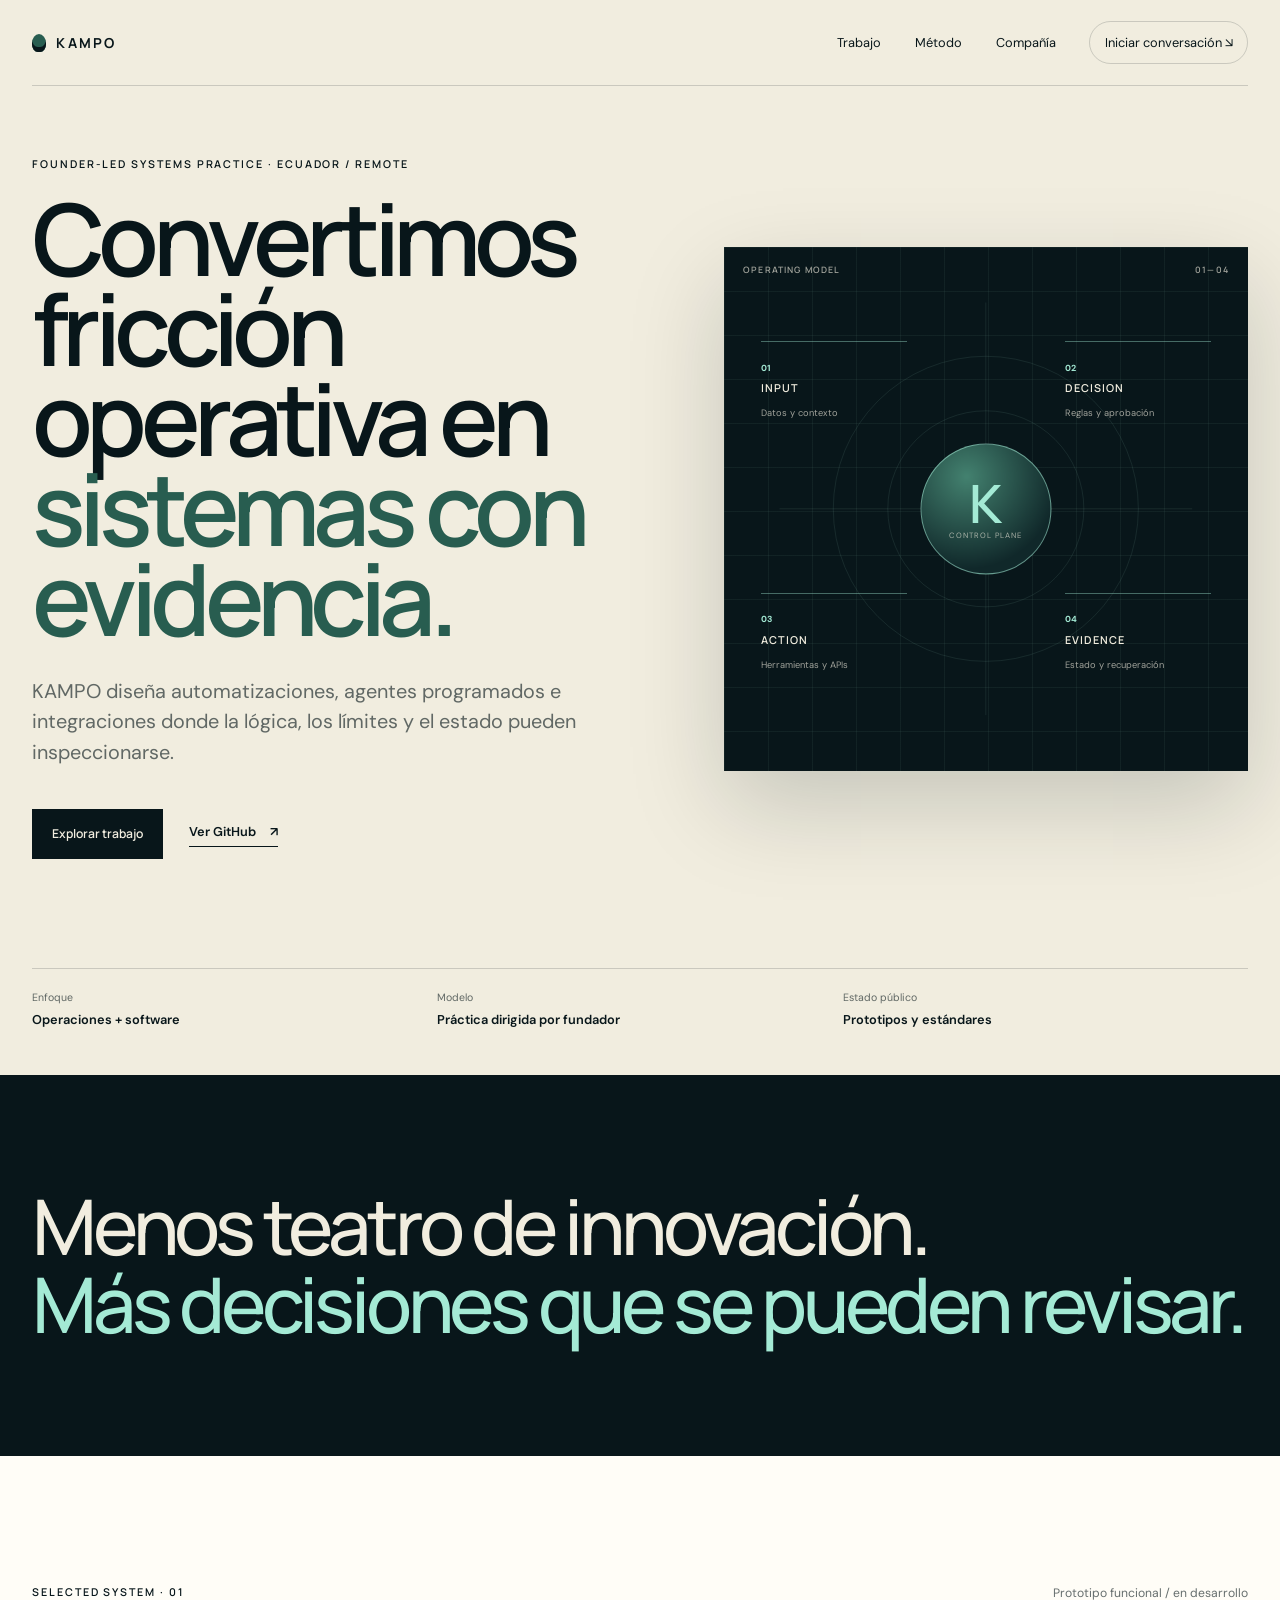
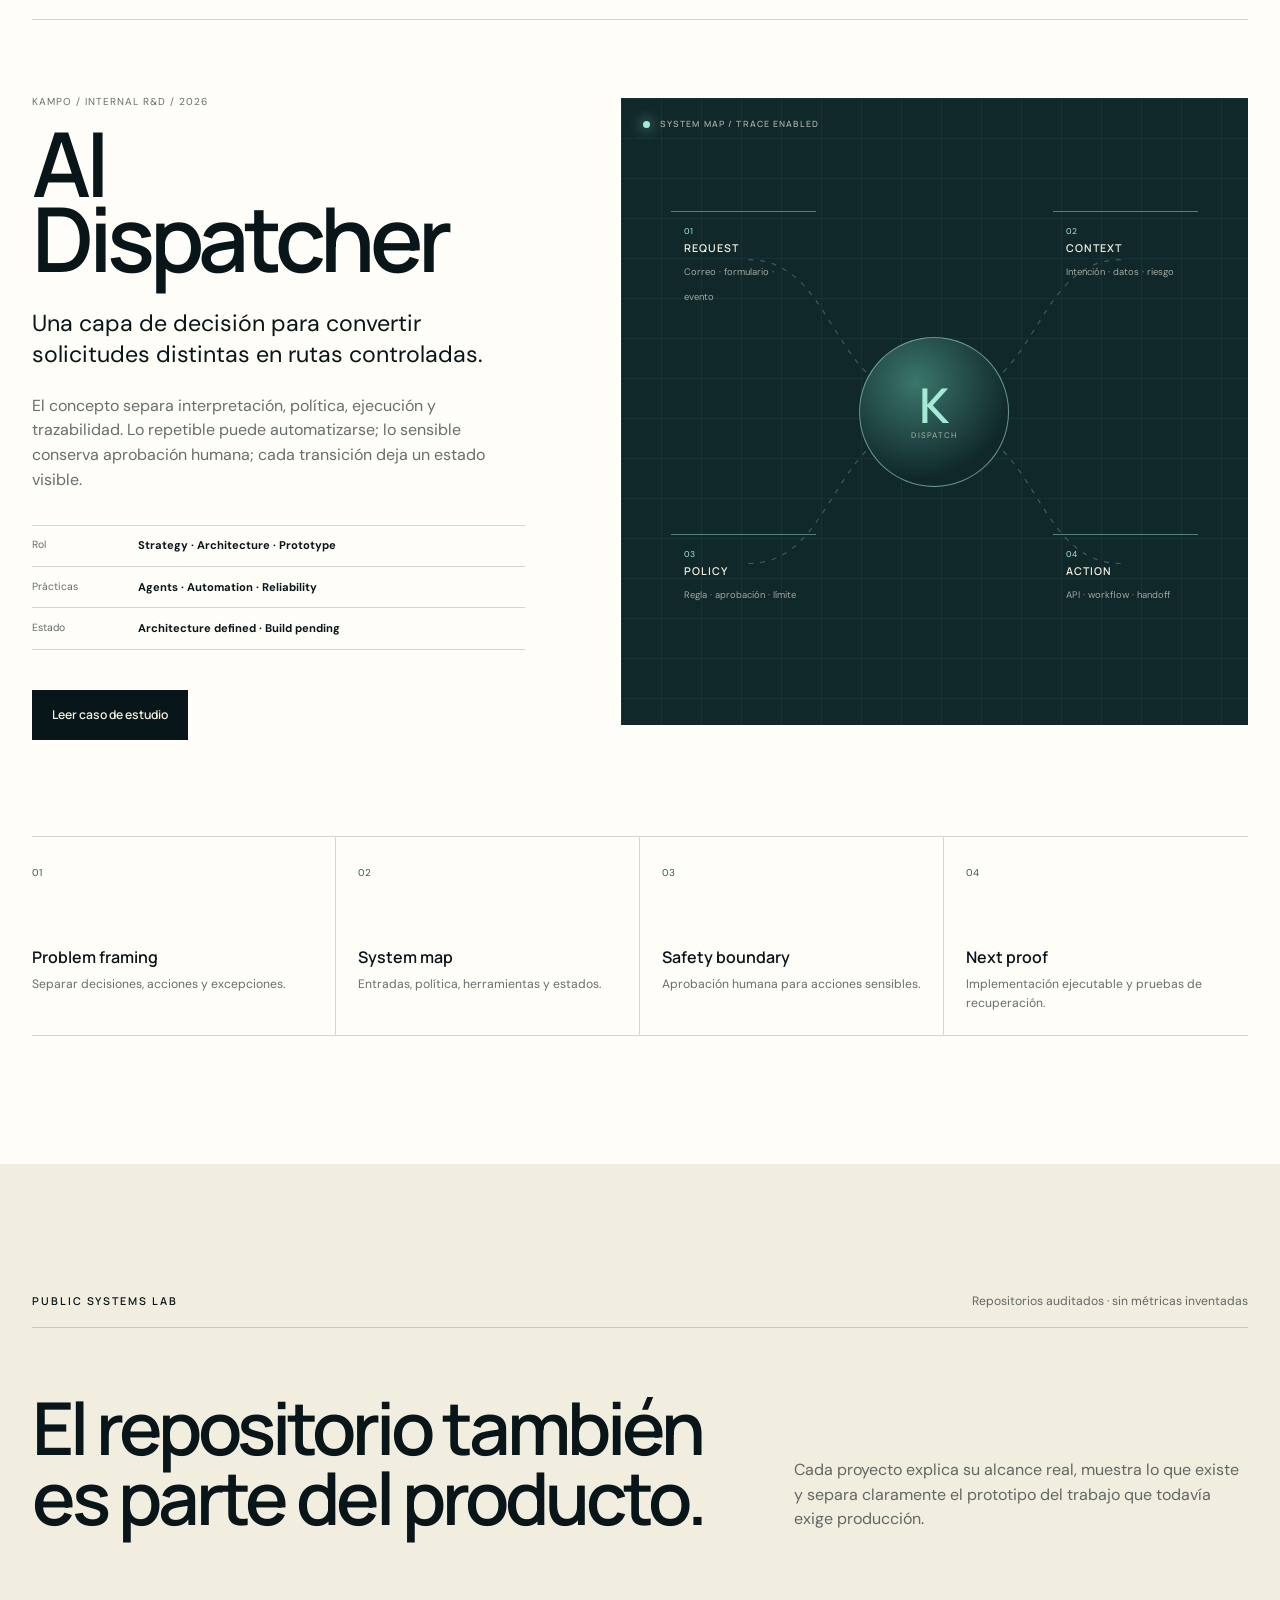
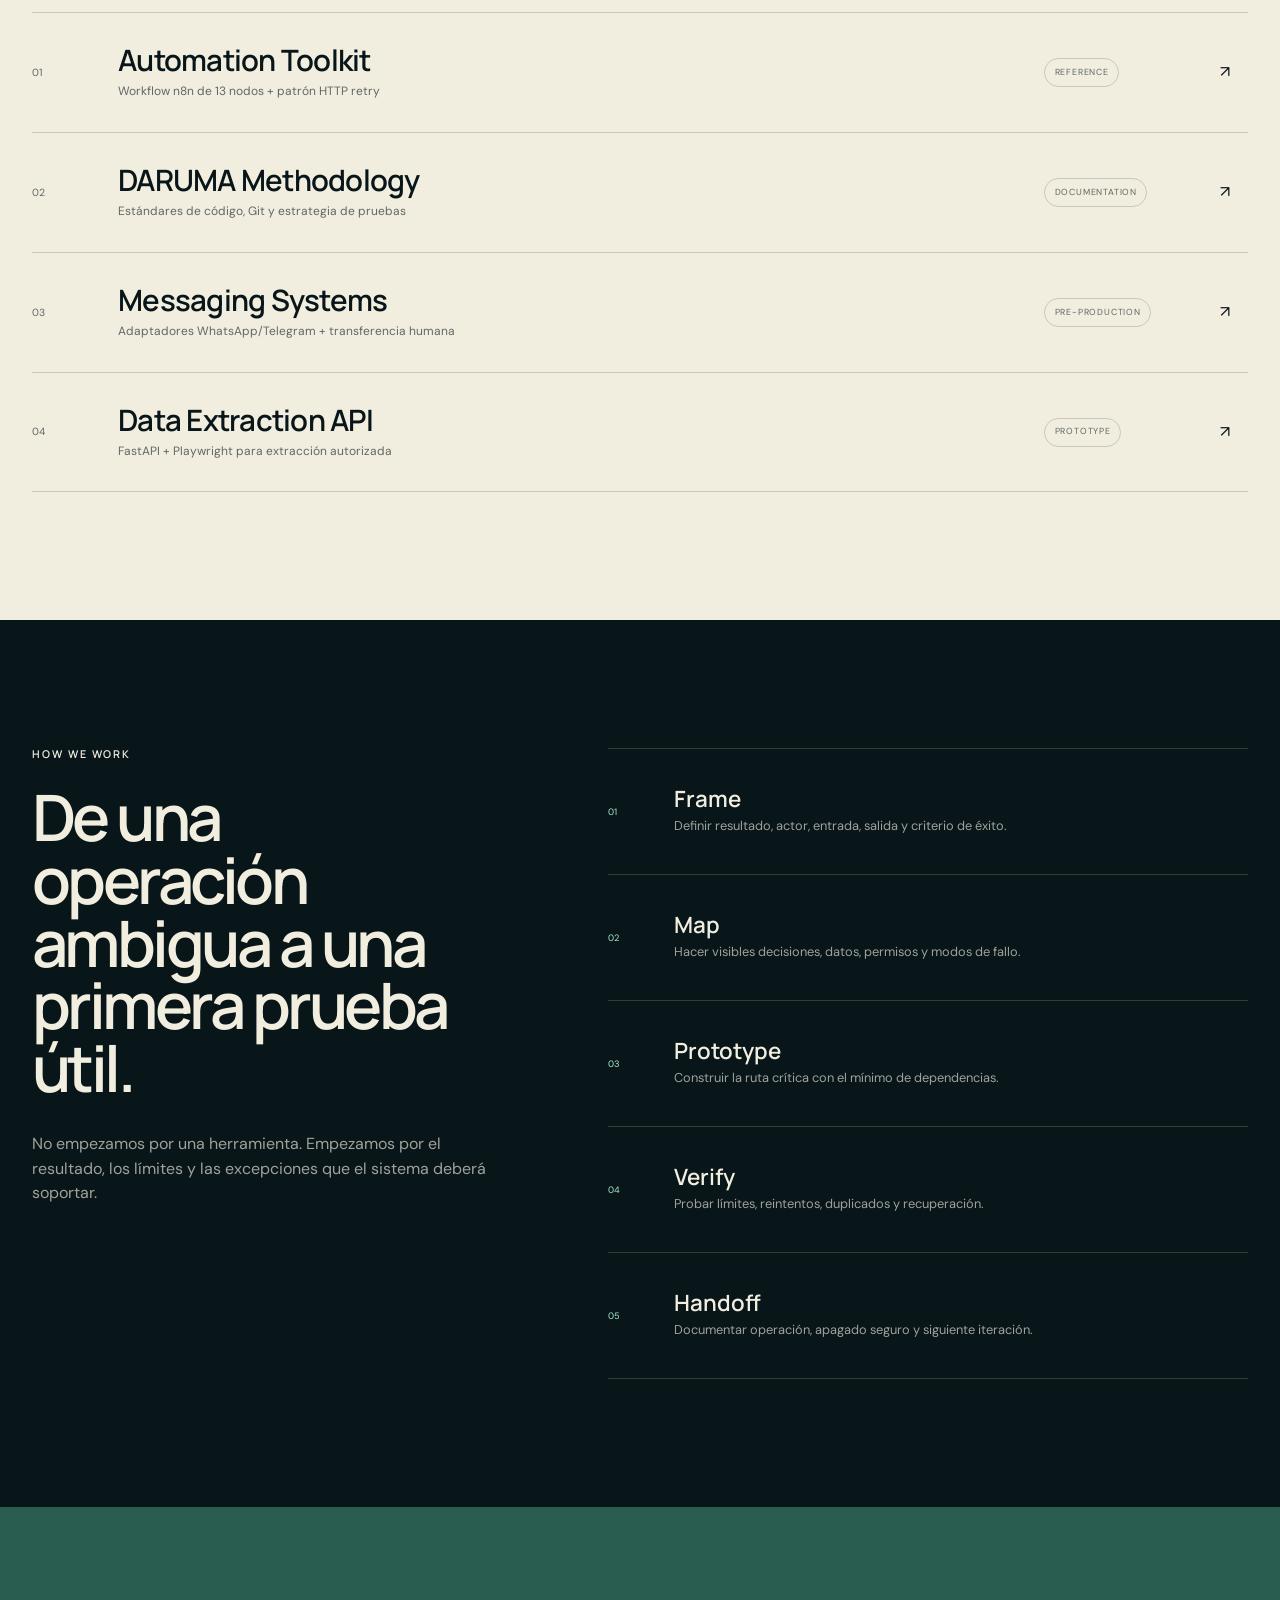
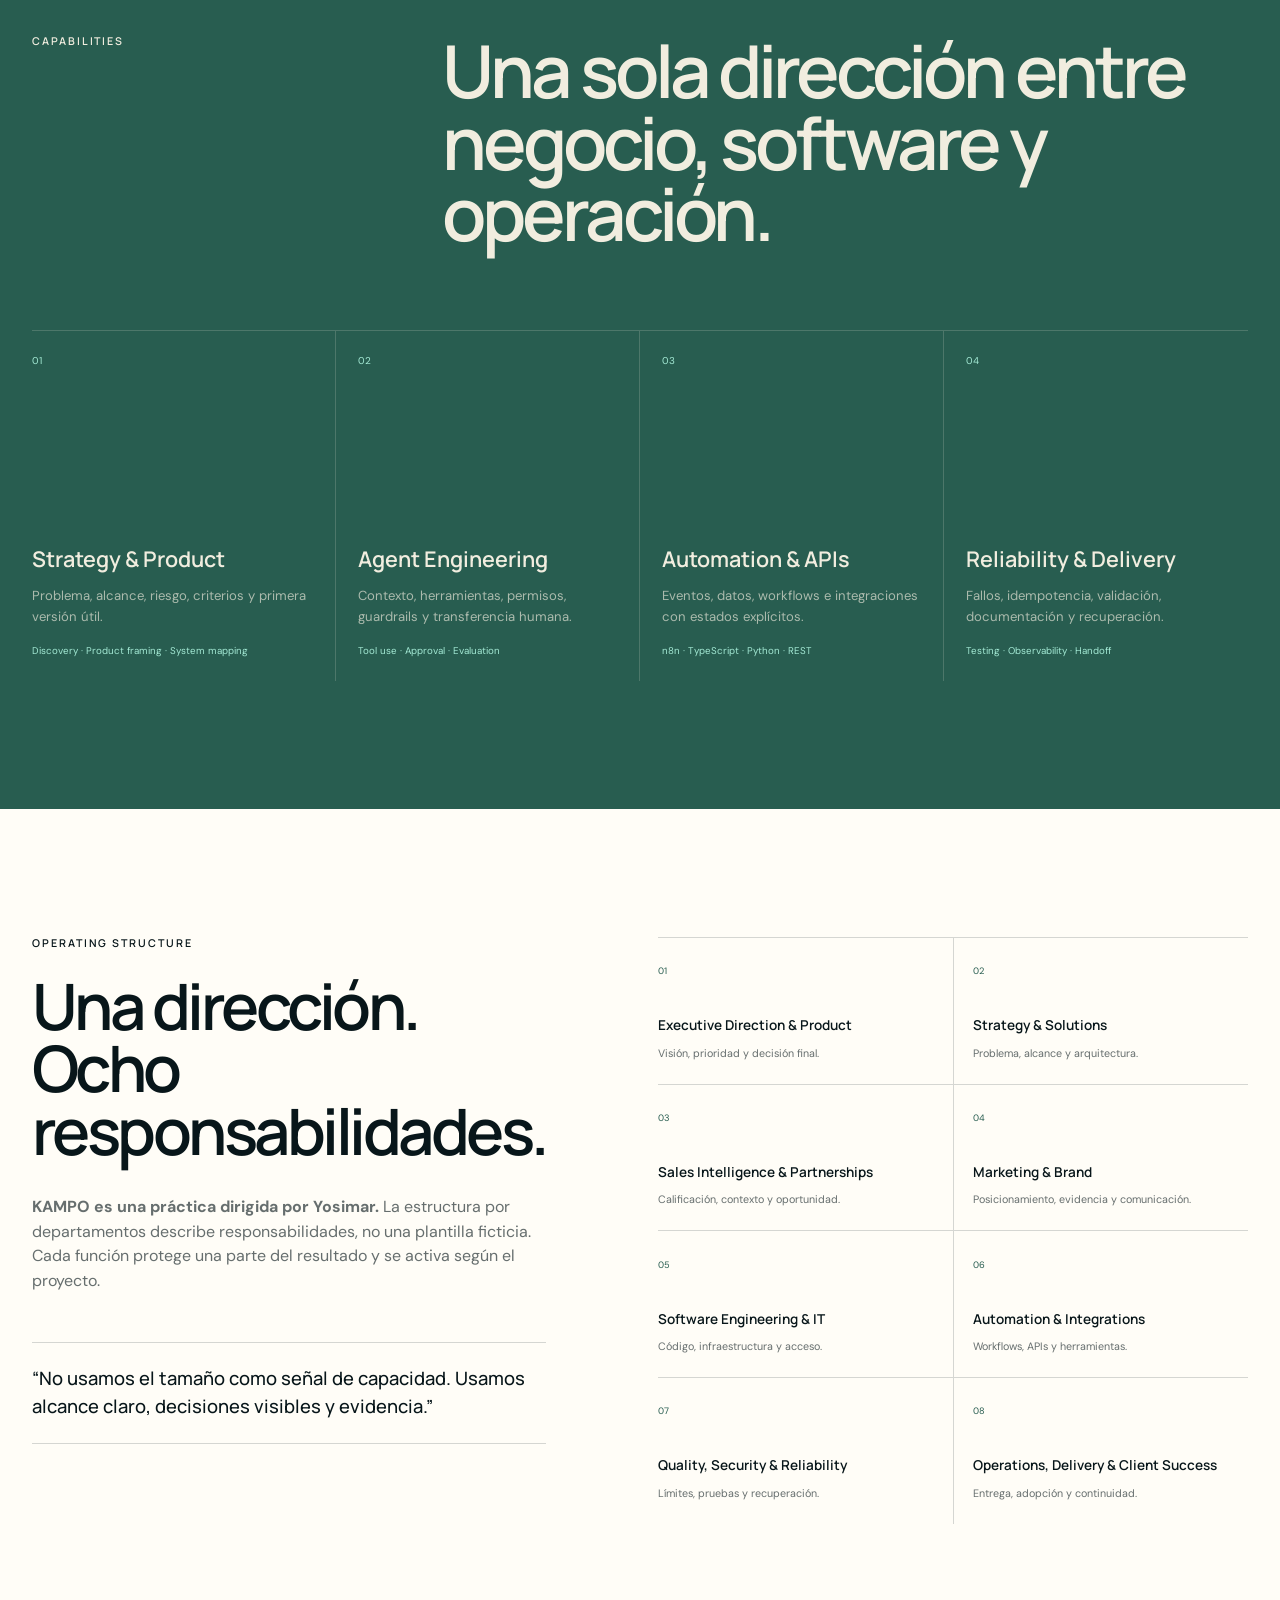
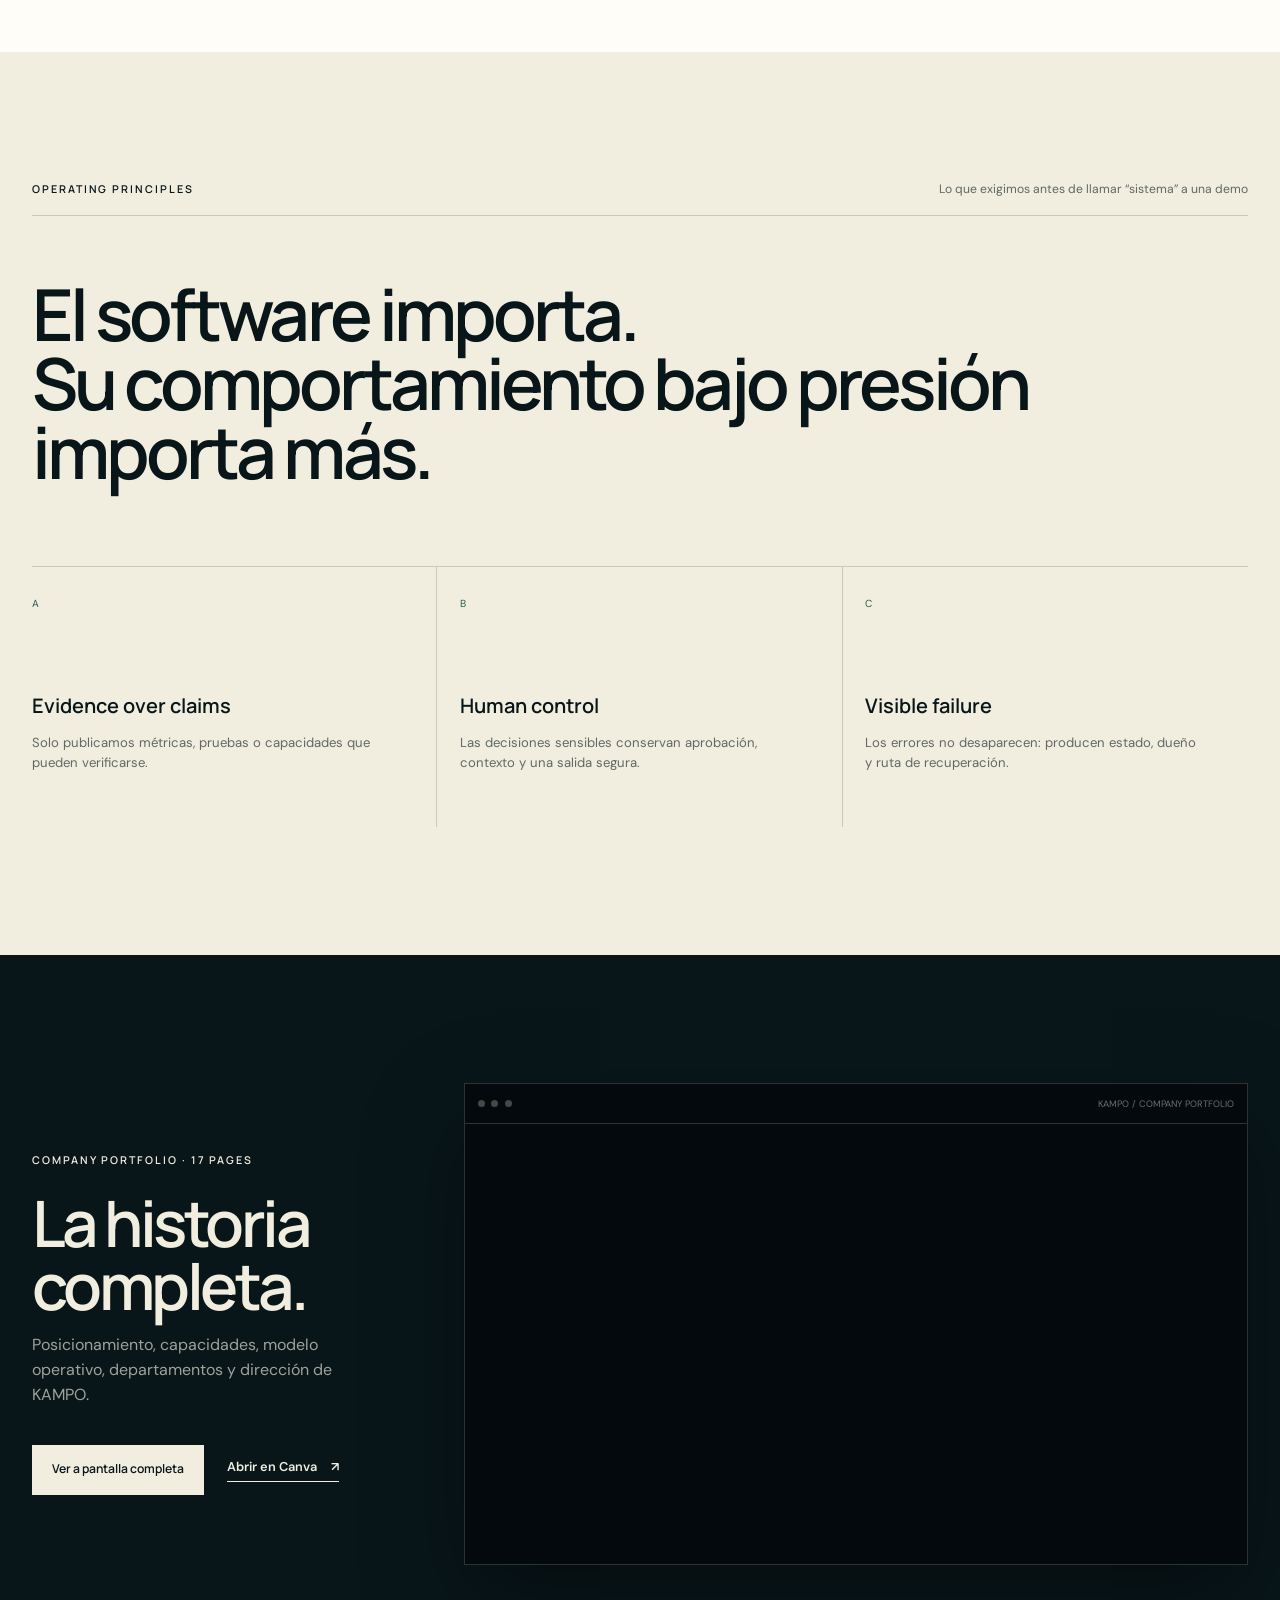
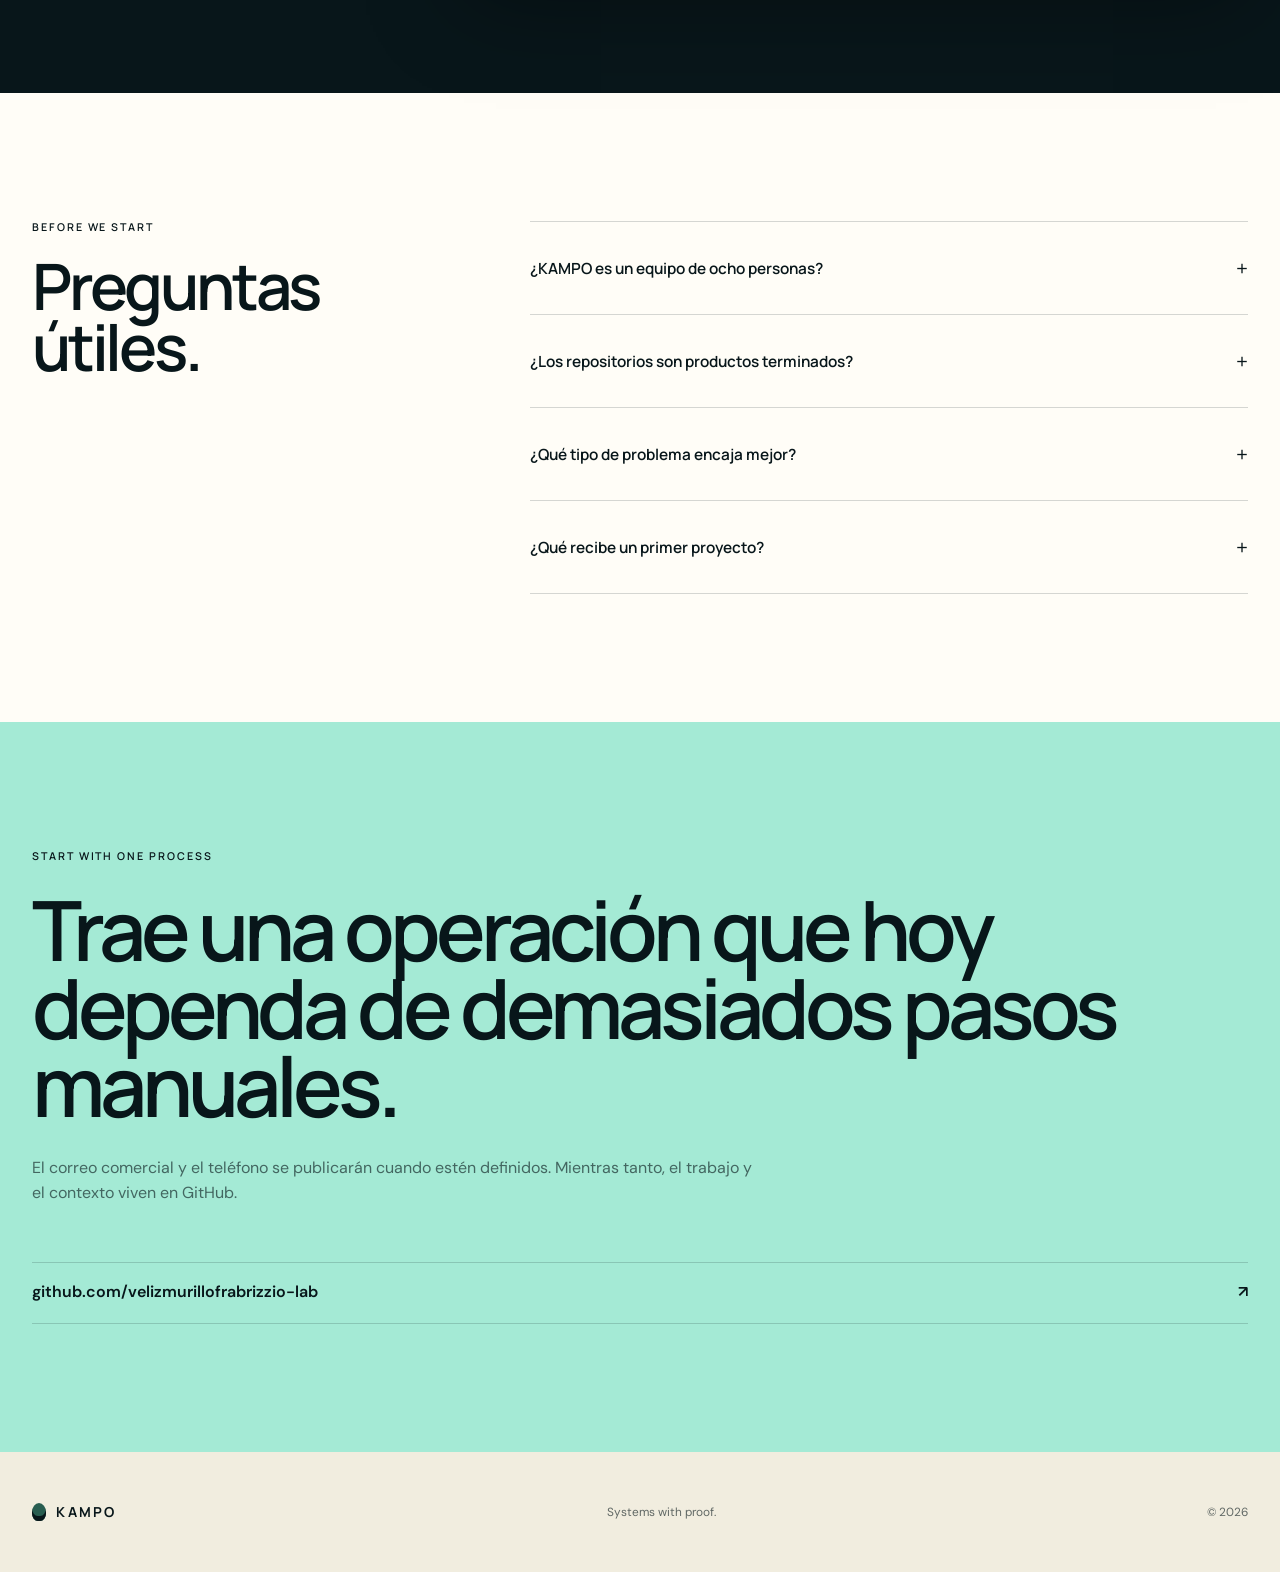
<file: index.html>
<!doctype html>
<html lang="es">
<head>
  <meta charset="utf-8">
  <meta name="viewport" content="width=device-width, initial-scale=1">
  <meta name="description" content="KAMPO es una práctica de sistemas liderada por Yosimar. Diseñamos automatizaciones, agentes programados e integraciones con límites visibles y evidencia verificable.">
  <meta name="theme-color" content="#08161a">
  <meta property="og:title" content="KAMPO — Systems with proof">
  <meta property="og:description" content="Estrategia, ingeniería y automatización convertidas en sistemas inspeccionables.">
  <meta property="og:type" content="website">
  <meta property="og:image" content="assets/readme-hero.svg">
  <title>KAMPO — Systems with proof</title>
  <link rel="icon" href="assets/favicon.svg" type="image/svg+xml">
  <link rel="preconnect" href="https://fonts.googleapis.com">
  <link rel="preconnect" href="https://fonts.gstatic.com" crossorigin>
  <link href="https://fonts.googleapis.com/css2?family=DM+Sans:wght@400;500;600&family=Manrope:wght@500;600;700&display=swap" rel="stylesheet">
  <link rel="stylesheet" href="styles.css">
</head>
<body>
  <a class="skip-link" href="#work">Saltar al trabajo seleccionado</a>

  <header class="site-header">
    <a class="brand" href="#top" aria-label="KAMPO, inicio">
      <span class="brand-symbol" aria-hidden="true"></span><span>KAMPO</span>
    </a>
    <nav aria-label="Navegación principal">
      <a href="#work">Trabajo</a>
      <a href="#approach">Método</a>
      <a href="#company">Compañía</a>
      <a class="nav-cta" href="#contact">Iniciar conversación ↘</a>
    </nav>
  </header>

  <main id="top">
    <section class="hero" aria-labelledby="hero-title">
      <div class="hero-copy">
        <p class="kicker">Founder-led systems practice · Ecuador / Remote</p>
        <h1 id="hero-title">Convertimos fricción operativa en <span>sistemas con evidencia.</span></h1>
        <p class="hero-lead">KAMPO diseña automatizaciones, agentes programados e integraciones donde la lógica, los límites y el estado pueden inspeccionarse.</p>
        <div class="hero-actions">
          <a class="button dark" href="#work">Explorar trabajo</a>
          <a class="arrow-link" href="https://github.com/velizmurillofrabrizzio-lab" target="_blank" rel="noreferrer">Ver GitHub <span>↗</span></a>
        </div>
      </div>
      <div class="hero-instrument" aria-label="Diagrama conceptual: entrada, decisión, acción y evidencia">
        <div class="instrument-head"><span>OPERATING MODEL</span><span>01—04</span></div>
        <div class="instrument-core"><span>K</span><small>CONTROL PLANE</small></div>
        <div class="instrument-item item-a"><b>01</b><span>INPUT</span><small>Datos y contexto</small></div>
        <div class="instrument-item item-b"><b>02</b><span>DECISION</span><small>Reglas y aprobación</small></div>
        <div class="instrument-item item-c"><b>03</b><span>ACTION</span><small>Herramientas y APIs</small></div>
        <div class="instrument-item item-d"><b>04</b><span>EVIDENCE</span><small>Estado y recuperación</small></div>
        <svg viewBox="0 0 640 640" role="presentation"><circle cx="320" cy="320" r="207"/><circle cx="320" cy="320" r="133"/><path d="M320 40v560M40 320h560"/></svg>
      </div>
      <dl class="hero-facts">
        <div><dt>Enfoque</dt><dd>Operaciones + software</dd></div>
        <div><dt>Modelo</dt><dd>Práctica dirigida por fundador</dd></div>
        <div><dt>Estado público</dt><dd>Prototipos y estándares</dd></div>
      </dl>
    </section>

    <section class="statement" aria-label="Posicionamiento">
      <p>Menos teatro de innovación.</p>
      <p>Más decisiones que se pueden revisar.</p>
    </section>

    <section class="selected-work" id="work" aria-labelledby="work-title">
      <div class="section-head">
        <p class="kicker">Selected system · 01</p>
        <p>Prototipo funcional / en desarrollo</p>
      </div>
      <article class="featured-project">
        <div class="project-copy">
          <p class="project-index">KAMPO / INTERNAL R&amp;D / 2026</p>
          <h2 id="work-title">AI<br>Dispatcher</h2>
          <p class="project-lead">Una capa de decisión para convertir solicitudes distintas en rutas controladas.</p>
          <p>El concepto separa interpretación, política, ejecución y trazabilidad. Lo repetible puede automatizarse; lo sensible conserva aprobación humana; cada transición deja un estado visible.</p>
          <div class="project-meta">
            <div><span>Rol</span><strong>Strategy · Architecture · Prototype</strong></div>
            <div><span>Prácticas</span><strong>Agents · Automation · Reliability</strong></div>
            <div><span>Estado</span><strong>Architecture defined · Build pending</strong></div>
          </div>
          <a class="button dark" href="case-study-dispatcher.html">Leer caso de estudio</a>
        </div>
        <div class="system-visual" aria-label="Mapa del sistema AI Dispatcher">
          <div class="system-status"><span></span> SYSTEM MAP / TRACE ENABLED</div>
          <div class="flow-node node-input"><small>01</small><strong>REQUEST</strong><span>Correo · formulario · evento</span></div>
          <div class="flow-node node-intent"><small>02</small><strong>CONTEXT</strong><span>Intención · datos · riesgo</span></div>
          <div class="flow-node node-policy"><small>03</small><strong>POLICY</strong><span>Regla · aprobación · límite</span></div>
          <div class="flow-node node-action"><small>04</small><strong>ACTION</strong><span>API · workflow · handoff</span></div>
          <div class="flow-core"><span>K</span><small>DISPATCH</small></div>
          <svg class="flow-lines" viewBox="0 0 640 640" role="presentation">
            <path d="M130 165C210 165 214 278 286 304"/><path d="M510 165C430 165 426 278 354 304"/>
            <path d="M130 475C210 475 214 362 286 336"/><path d="M510 475C430 475 426 362 354 336"/>
          </svg>
        </div>
      </article>
      <div class="evidence-strip" aria-label="Evidencia actual del proyecto">
        <div><span>01</span><strong>Problem framing</strong><p>Separar decisiones, acciones y excepciones.</p></div>
        <div><span>02</span><strong>System map</strong><p>Entradas, política, herramientas y estados.</p></div>
        <div><span>03</span><strong>Safety boundary</strong><p>Aprobación humana para acciones sensibles.</p></div>
        <div><span>04</span><strong>Next proof</strong><p>Implementación ejecutable y pruebas de recuperación.</p></div>
      </div>
    </section>

    <section class="repo-section" aria-labelledby="repos-title">
      <div class="section-head">
        <p class="kicker">Public systems lab</p>
        <p>Repositorios auditados · sin métricas inventadas</p>
      </div>
      <div class="repo-intro">
        <h2 id="repos-title">El repositorio también es parte del producto.</h2>
        <p>Cada proyecto explica su alcance real, muestra lo que existe y separa claramente el prototipo del trabajo que todavía exige producción.</p>
      </div>
      <div class="repo-list">
        <a class="repo-row" href="https://github.com/velizmurillofrabrizzio-lab/n8n-automation-toolkit" target="_blank" rel="noreferrer">
          <span class="repo-number">01</span><span><strong>Automation Toolkit</strong><small>Workflow n8n de 13 nodos + patrón HTTP retry</small></span><span class="repo-state">REFERENCE</span><span>↗</span>
        </a>
        <a class="repo-row" href="https://github.com/velizmurillofrabrizzio-lab/daruma-methodology" target="_blank" rel="noreferrer">
          <span class="repo-number">02</span><span><strong>DARUMA Methodology</strong><small>Estándares de código, Git y estrategia de pruebas</small></span><span class="repo-state">DOCUMENTATION</span><span>↗</span>
        </a>
        <a class="repo-row" href="https://github.com/velizmurillofrabrizzio-lab/whatsapp-telegram-bot-factory" target="_blank" rel="noreferrer">
          <span class="repo-number">03</span><span><strong>Messaging Systems</strong><small>Adaptadores WhatsApp/Telegram + transferencia humana</small></span><span class="repo-state">PRE-PRODUCTION</span><span>↗</span>
        </a>
        <a class="repo-row" href="https://github.com/velizmurillofrabrizzio-lab/scraper-api-engine" target="_blank" rel="noreferrer">
          <span class="repo-number">04</span><span><strong>Data Extraction API</strong><small>FastAPI + Playwright para extracción autorizada</small></span><span class="repo-state">PROTOTYPE</span><span>↗</span>
        </a>
      </div>
    </section>

    <section class="approach" id="approach" aria-labelledby="approach-title">
      <div class="approach-heading">
        <p class="kicker">How we work</p>
        <h2 id="approach-title">De una operación ambigua a una primera prueba útil.</h2>
        <p>No empezamos por una herramienta. Empezamos por el resultado, los límites y las excepciones que el sistema deberá soportar.</p>
      </div>
      <ol class="process-list">
        <li><span>01</span><div><h3>Frame</h3><p>Definir resultado, actor, entrada, salida y criterio de éxito.</p></div></li>
        <li><span>02</span><div><h3>Map</h3><p>Hacer visibles decisiones, datos, permisos y modos de fallo.</p></div></li>
        <li><span>03</span><div><h3>Prototype</h3><p>Construir la ruta crítica con el mínimo de dependencias.</p></div></li>
        <li><span>04</span><div><h3>Verify</h3><p>Probar límites, reintentos, duplicados y recuperación.</p></div></li>
        <li><span>05</span><div><h3>Handoff</h3><p>Documentar operación, apagado seguro y siguiente iteración.</p></div></li>
      </ol>
    </section>

    <section class="capabilities" aria-labelledby="capabilities-title">
      <div class="capabilities-intro">
        <p class="kicker">Capabilities</p>
        <h2 id="capabilities-title">Una sola dirección entre negocio, software y operación.</h2>
      </div>
      <div class="capability-grid">
        <article><span>01</span><h3>Strategy & Product</h3><p>Problema, alcance, riesgo, criterios y primera versión útil.</p><small>Discovery · Product framing · System mapping</small></article>
        <article><span>02</span><h3>Agent Engineering</h3><p>Contexto, herramientas, permisos, guardrails y transferencia humana.</p><small>Tool use · Approval · Evaluation</small></article>
        <article><span>03</span><h3>Automation & APIs</h3><p>Eventos, datos, workflows e integraciones con estados explícitos.</p><small>n8n · TypeScript · Python · REST</small></article>
        <article><span>04</span><h3>Reliability & Delivery</h3><p>Fallos, idempotencia, validación, documentación y recuperación.</p><small>Testing · Observability · Handoff</small></article>
      </div>
    </section>

    <section class="company" id="company" aria-labelledby="company-title">
      <div class="company-statement">
        <p class="kicker">Operating structure</p>
        <h2 id="company-title">Una dirección.<br>Ocho responsabilidades.</h2>
        <p><strong>KAMPO es una práctica dirigida por Yosimar.</strong> La estructura por departamentos describe responsabilidades, no una plantilla ficticia. Cada función protege una parte del resultado y se activa según el proyecto.</p>
        <blockquote>“No usamos el tamaño como señal de capacidad. Usamos alcance claro, decisiones visibles y evidencia.”</blockquote>
      </div>
      <div class="practice-list" aria-label="Departamentos funcionales de KAMPO">
        <div><span>01</span><strong>Executive Direction & Product</strong><small>Visión, prioridad y decisión final.</small></div>
        <div><span>02</span><strong>Strategy & Solutions</strong><small>Problema, alcance y arquitectura.</small></div>
        <div><span>03</span><strong>Sales Intelligence & Partnerships</strong><small>Calificación, contexto y oportunidad.</small></div>
        <div><span>04</span><strong>Marketing & Brand</strong><small>Posicionamiento, evidencia y comunicación.</small></div>
        <div><span>05</span><strong>Software Engineering & IT</strong><small>Código, infraestructura y acceso.</small></div>
        <div><span>06</span><strong>Automation & Integrations</strong><small>Workflows, APIs y herramientas.</small></div>
        <div><span>07</span><strong>Quality, Security & Reliability</strong><small>Límites, pruebas y recuperación.</small></div>
        <div><span>08</span><strong>Operations, Delivery & Client Success</strong><small>Entrega, adopción y continuidad.</small></div>
      </div>
    </section>

    <section class="principles" aria-labelledby="principles-title">
      <div class="section-head"><p class="kicker">Operating principles</p><p>Lo que exigimos antes de llamar “sistema” a una demo</p></div>
      <h2 id="principles-title">El software importa.<br>Su comportamiento bajo presión importa más.</h2>
      <div class="principle-grid">
        <article><span>A</span><h3>Evidence over claims</h3><p>Solo publicamos métricas, pruebas o capacidades que pueden verificarse.</p></article>
        <article><span>B</span><h3>Human control</h3><p>Las decisiones sensibles conservan aprobación, contexto y una salida segura.</p></article>
        <article><span>C</span><h3>Visible failure</h3><p>Los errores no desaparecen: producen estado, dueño y ruta de recuperación.</p></article>
      </div>
    </section>

    <section class="deck-section" id="deck" aria-labelledby="deck-title">
      <div class="deck-intro">
        <p class="kicker">Company portfolio · 17 pages</p>
        <h2 id="deck-title">La historia completa.</h2>
        <p>Posicionamiento, capacidades, modelo operativo, departamentos y dirección de KAMPO.</p>
        <div class="deck-actions">
          <a class="button light" href="presentation.html">Ver a pantalla completa</a>
          <a class="arrow-link" href="https://www.canva.com/d/0xo0ov3JvkWvNuM" target="_blank" rel="noreferrer">Abrir en Canva <span>↗</span></a>
        </div>
      </div>
      <div class="deck-browser">
        <div class="browser-bar"><i></i><i></i><i></i><span>KAMPO / COMPANY PORTFOLIO</span></div>
        <div class="deck-frame"><iframe title="Presentación corporativa KAMPO" src="https://www.canva.com/design/DAHTCPQ8070/view?embed" loading="lazy" allowfullscreen="allowfullscreen" allow="fullscreen"></iframe></div>
      </div>
    </section>

    <section class="faq" aria-labelledby="faq-title">
      <div><p class="kicker">Before we start</p><h2 id="faq-title">Preguntas útiles.</h2></div>
      <div class="faq-list">
        <details><summary>¿KAMPO es un equipo de ocho personas?<span>+</span></summary><p>No. Es una práctica dirigida por Yosimar con ocho responsabilidades funcionales. Esa distinción evita vender una capacidad humana inexistente.</p></details>
        <details><summary>¿Los repositorios son productos terminados?<span>+</span></summary><p>No todos. Cada README declara si se trata de documentación, referencia, prototipo o preproducción, además de sus limitaciones.</p></details>
        <details><summary>¿Qué tipo de problema encaja mejor?<span>+</span></summary><p>Procesos repetitivos con decisiones claras, múltiples herramientas, estados difíciles de rastrear o necesidad de aprobación humana.</p></details>
        <details><summary>¿Qué recibe un primer proyecto?<span>+</span></summary><p>Mapa del sistema, alcance de la primera versión, repositorio, instrucciones de ejecución y una lista explícita de riesgos y siguientes pasos.</p></details>
      </div>
    </section>

    <section class="contact" id="contact" aria-labelledby="contact-title">
      <p class="kicker">Start with one process</p>
      <h2 id="contact-title">Trae una operación que hoy dependa de demasiados pasos manuales.</h2>
      <p class="contact-note">El correo comercial y el teléfono se publicarán cuando estén definidos. Mientras tanto, el trabajo y el contexto viven en GitHub.</p>
      <a class="contact-link" href="https://github.com/velizmurillofrabrizzio-lab" target="_blank" rel="noreferrer"><span>github.com/velizmurillofrabrizzio-lab</span><span>↗</span></a>
    </section>
  </main>

  <footer>
    <a class="brand" href="#top"><span class="brand-symbol" aria-hidden="true"></span><span>KAMPO</span></a>
    <span>Systems with proof.</span>
    <span>© <span id="year">2026</span></span>
  </footer>

  <script src="script.js"></script>
</body>
</html>
</file>
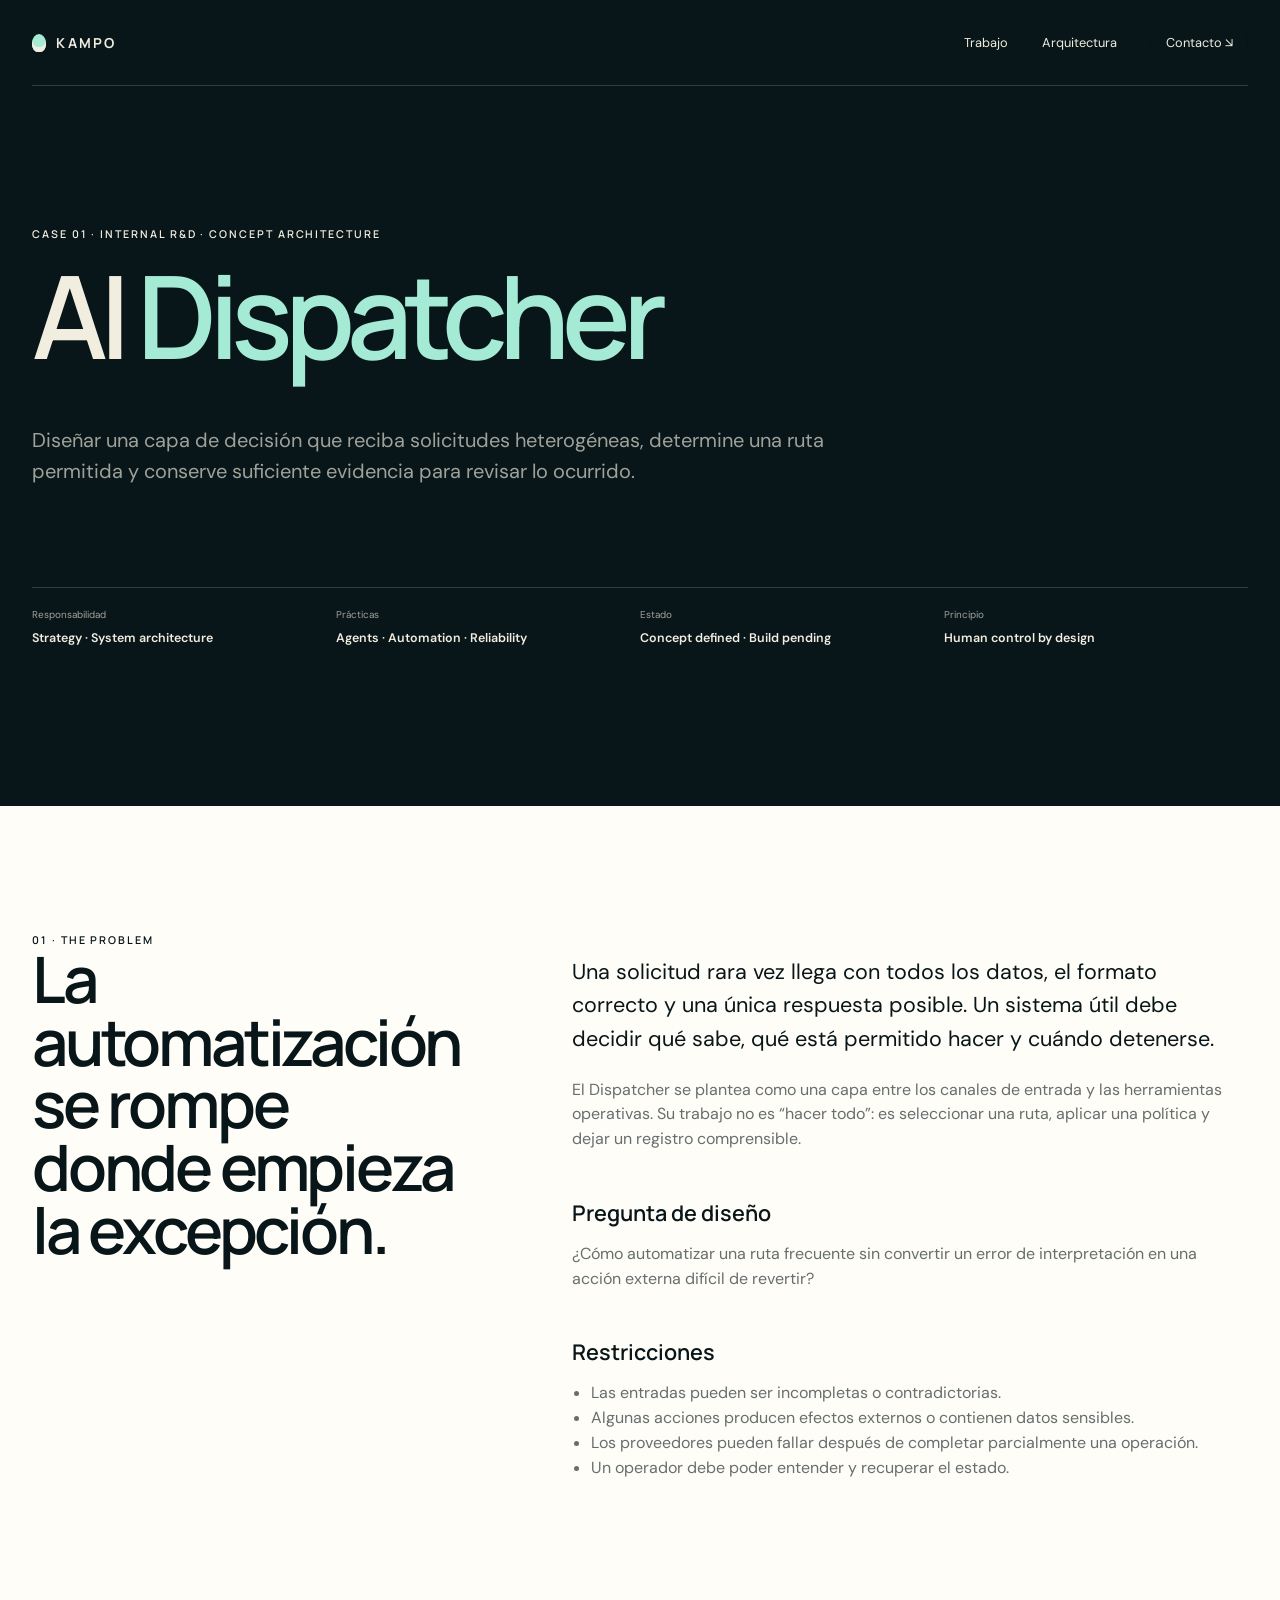
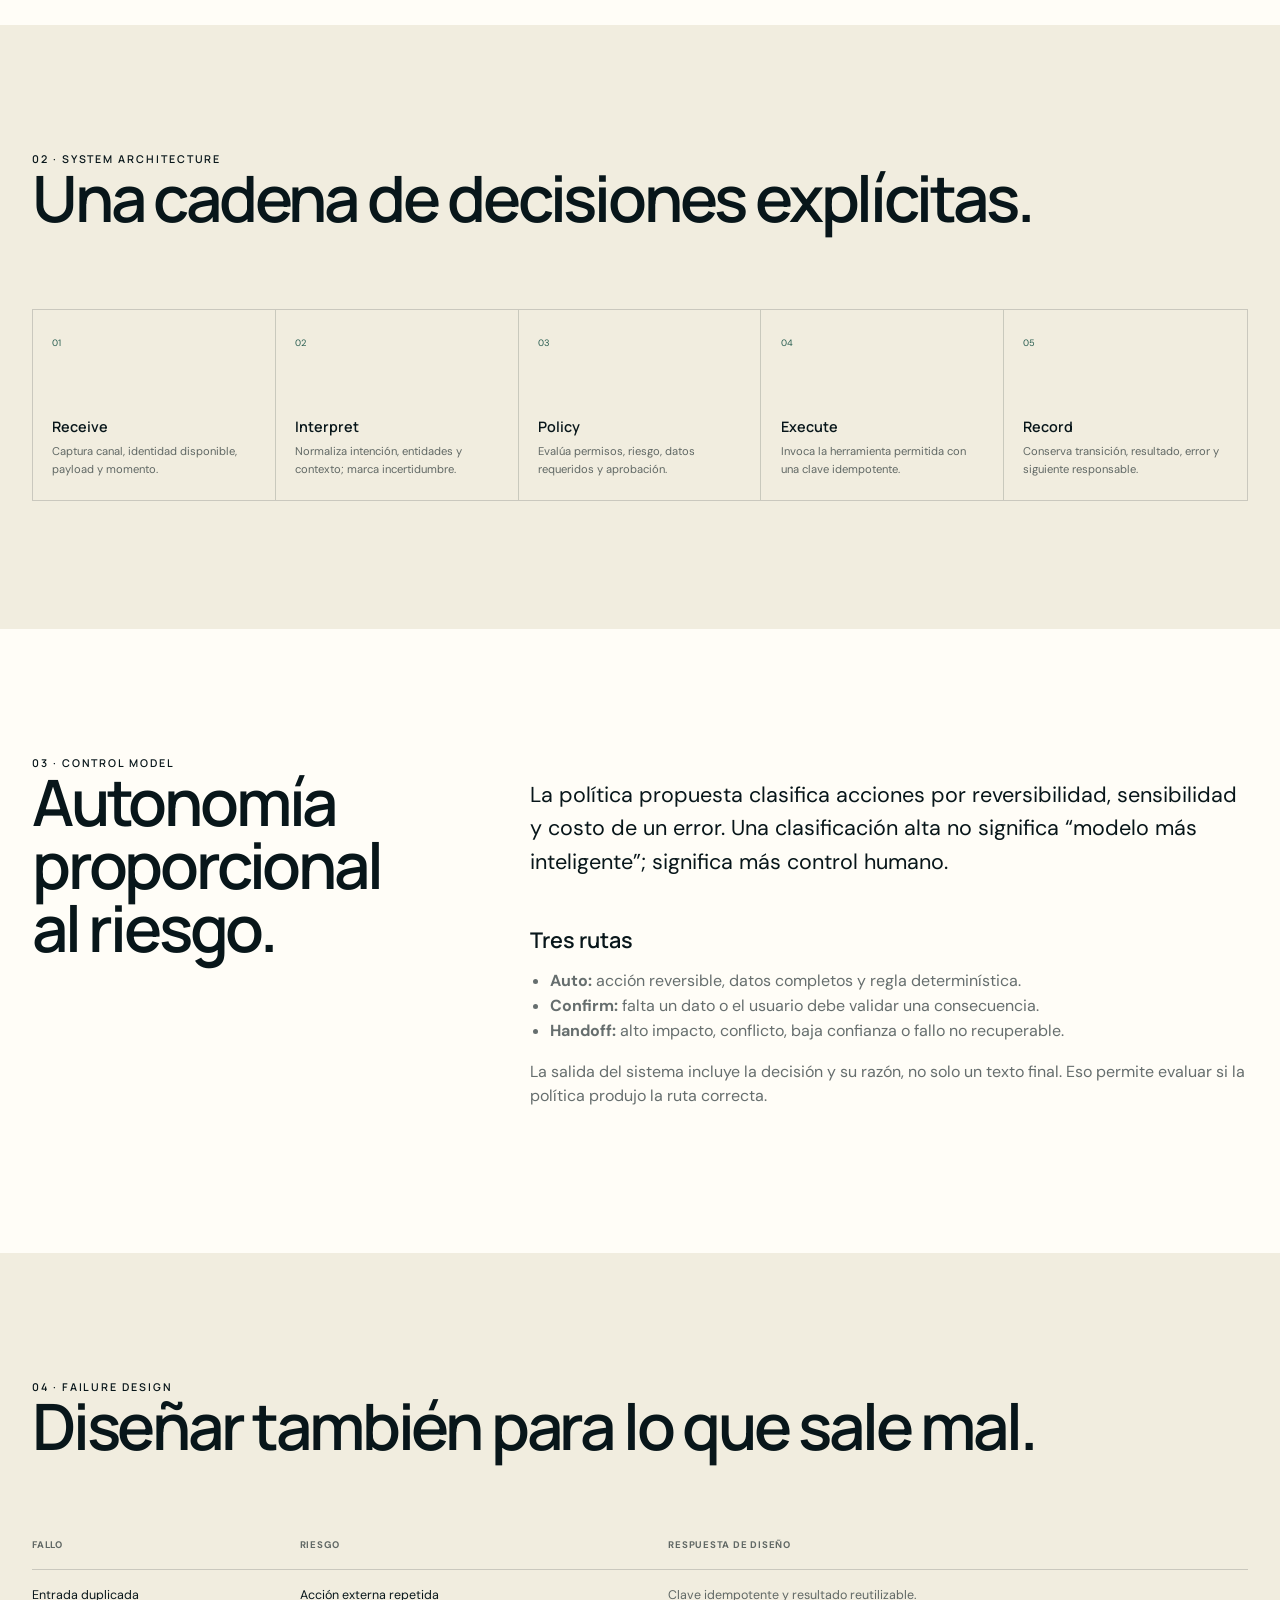
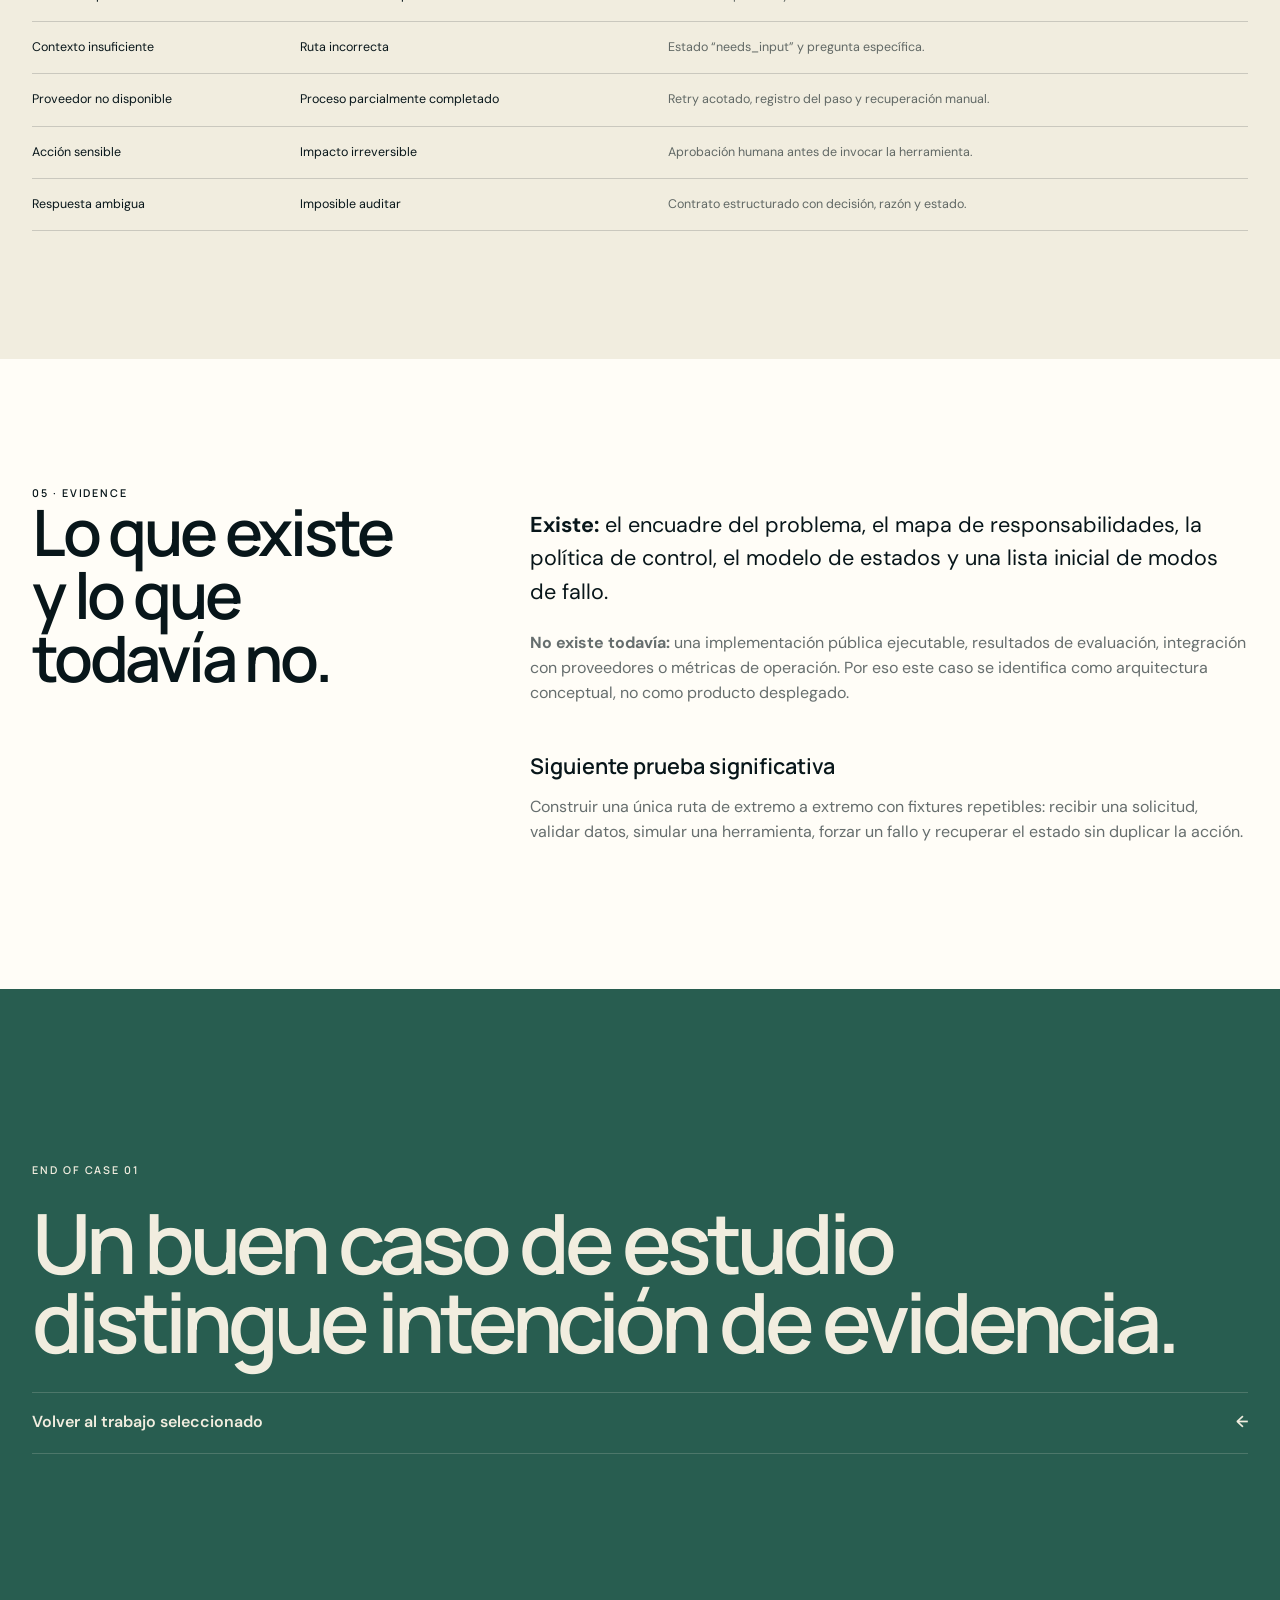
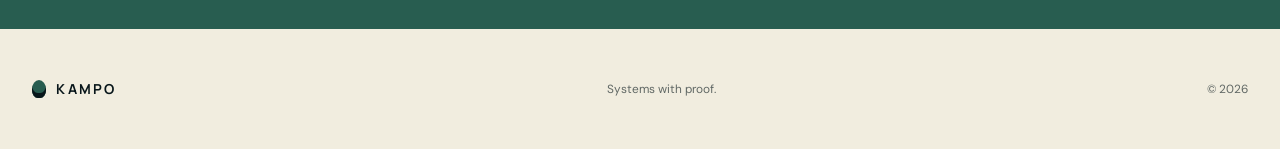
<file: case-study-dispatcher.html>
<!doctype html>
<html lang="es">
<head>
  <meta charset="utf-8">
  <meta name="viewport" content="width=device-width, initial-scale=1">
  <meta name="description" content="Caso de estudio conceptual del KAMPO AI Dispatcher: problema, arquitectura, riesgos, evidencia y próximos pasos.">
  <meta name="theme-color" content="#08161a">
  <title>AI Dispatcher — KAMPO Case Study</title>
  <link rel="icon" href="assets/favicon.svg" type="image/svg+xml">
  <link rel="preconnect" href="https://fonts.googleapis.com">
  <link rel="preconnect" href="https://fonts.gstatic.com" crossorigin>
  <link href="https://fonts.googleapis.com/css2?family=DM+Sans:wght@400;500;600&family=Manrope:wght@500;600;700&display=swap" rel="stylesheet">
  <link rel="stylesheet" href="styles.css">
</head>
<body>
  <div class="case-header">
    <header class="site-header">
      <a class="brand" href="index.html"><span class="brand-symbol" aria-hidden="true"></span><span>KAMPO</span></a>
      <nav aria-label="Navegación del caso"><a href="index.html#work">Trabajo</a><a href="#architecture">Arquitectura</a><a class="nav-cta" href="index.html#contact">Contacto ↘</a></nav>
    </header>
  </div>
  <main>
    <section class="case-hero">
      <p class="kicker">Case 01 · Internal R&amp;D · Concept architecture</p>
      <h1>AI <span>Dispatcher</span></h1>
      <p class="case-lead">Diseñar una capa de decisión que reciba solicitudes heterogéneas, determine una ruta permitida y conserve suficiente evidencia para revisar lo ocurrido.</p>
      <dl class="case-facts">
        <div><dt>Responsabilidad</dt><dd>Strategy · System architecture</dd></div>
        <div><dt>Prácticas</dt><dd>Agents · Automation · Reliability</dd></div>
        <div><dt>Estado</dt><dd>Concept defined · Build pending</dd></div>
        <div><dt>Principio</dt><dd>Human control by design</dd></div>
      </dl>
    </section>

    <section class="case-section">
      <div class="case-two-col">
        <div><p class="kicker">01 · The problem</p><h2>La automatización se rompe donde empieza la excepción.</h2></div>
        <div class="case-prose">
          <p>Una solicitud rara vez llega con todos los datos, el formato correcto y una única respuesta posible. Un sistema útil debe decidir qué sabe, qué está permitido hacer y cuándo detenerse.</p>
          <p>El Dispatcher se plantea como una capa entre los canales de entrada y las herramientas operativas. Su trabajo no es “hacer todo”: es seleccionar una ruta, aplicar una política y dejar un registro comprensible.</p>
          <h3>Pregunta de diseño</h3>
          <p>¿Cómo automatizar una ruta frecuente sin convertir un error de interpretación en una acción externa difícil de revertir?</p>
          <h3>Restricciones</h3>
          <ul><li>Las entradas pueden ser incompletas o contradictorias.</li><li>Algunas acciones producen efectos externos o contienen datos sensibles.</li><li>Los proveedores pueden fallar después de completar parcialmente una operación.</li><li>Un operador debe poder entender y recuperar el estado.</li></ul>
        </div>
      </div>
    </section>

    <section class="case-section alt" id="architecture">
      <p class="kicker">02 · System architecture</p>
      <h2>Una cadena de decisiones explícitas.</h2>
      <div class="architecture">
        <div><span>01</span><strong>Receive</strong><p>Captura canal, identidad disponible, payload y momento.</p></div>
        <div><span>02</span><strong>Interpret</strong><p>Normaliza intención, entidades y contexto; marca incertidumbre.</p></div>
        <div><span>03</span><strong>Policy</strong><p>Evalúa permisos, riesgo, datos requeridos y aprobación.</p></div>
        <div><span>04</span><strong>Execute</strong><p>Invoca la herramienta permitida con una clave idempotente.</p></div>
        <div><span>05</span><strong>Record</strong><p>Conserva transición, resultado, error y siguiente responsable.</p></div>
      </div>
    </section>

    <section class="case-section">
      <div class="case-two-col">
        <div><p class="kicker">03 · Control model</p><h2>Autonomía proporcional al riesgo.</h2></div>
        <div class="case-prose">
          <p>La política propuesta clasifica acciones por reversibilidad, sensibilidad y costo de un error. Una clasificación alta no significa “modelo más inteligente”; significa más control humano.</p>
          <h3>Tres rutas</h3>
          <ul><li><strong>Auto:</strong> acción reversible, datos completos y regla determinística.</li><li><strong>Confirm:</strong> falta un dato o el usuario debe validar una consecuencia.</li><li><strong>Handoff:</strong> alto impacto, conflicto, baja confianza o fallo no recuperable.</li></ul>
          <p>La salida del sistema incluye la decisión y su razón, no solo un texto final. Eso permite evaluar si la política produjo la ruta correcta.</p>
        </div>
      </div>
    </section>

    <section class="case-section alt">
      <p class="kicker">04 · Failure design</p>
      <h2>Diseñar también para lo que sale mal.</h2>
      <table class="risk-table">
        <thead><tr><th>Fallo</th><th>Riesgo</th><th>Respuesta de diseño</th></tr></thead>
        <tbody>
          <tr><td>Entrada duplicada</td><td>Acción externa repetida</td><td>Clave idempotente y resultado reutilizable.</td></tr>
          <tr><td>Contexto insuficiente</td><td>Ruta incorrecta</td><td>Estado “needs_input” y pregunta específica.</td></tr>
          <tr><td>Proveedor no disponible</td><td>Proceso parcialmente completado</td><td>Retry acotado, registro del paso y recuperación manual.</td></tr>
          <tr><td>Acción sensible</td><td>Impacto irreversible</td><td>Aprobación humana antes de invocar la herramienta.</td></tr>
          <tr><td>Respuesta ambigua</td><td>Imposible auditar</td><td>Contrato estructurado con decisión, razón y estado.</td></tr>
        </tbody>
      </table>
    </section>

    <section class="case-section">
      <div class="case-two-col">
        <div><p class="kicker">05 · Evidence</p><h2>Lo que existe y lo que todavía no.</h2></div>
        <div class="case-prose">
          <p><strong>Existe:</strong> el encuadre del problema, el mapa de responsabilidades, la política de control, el modelo de estados y una lista inicial de modos de fallo.</p>
          <p><strong>No existe todavía:</strong> una implementación pública ejecutable, resultados de evaluación, integración con proveedores o métricas de operación. Por eso este caso se identifica como arquitectura conceptual, no como producto desplegado.</p>
          <h3>Siguiente prueba significativa</h3>
          <p>Construir una única ruta de extremo a extremo con fixtures repetibles: recibir una solicitud, validar datos, simular una herramienta, forzar un fallo y recuperar el estado sin duplicar la acción.</p>
        </div>
      </div>
    </section>

    <section class="contact case-cta">
      <p class="kicker">End of case 01</p>
      <h2>Un buen caso de estudio distingue intención de evidencia.</h2>
      <a class="contact-link" href="index.html#work"><span>Volver al trabajo seleccionado</span><span>←</span></a>
    </section>
  </main>
  <footer><a class="brand" href="index.html"><span class="brand-symbol" aria-hidden="true"></span><span>KAMPO</span></a><span>Systems with proof.</span><span>© <span id="year">2026</span></span></footer>
  <script src="script.js"></script>
</body>
</html>
</file>
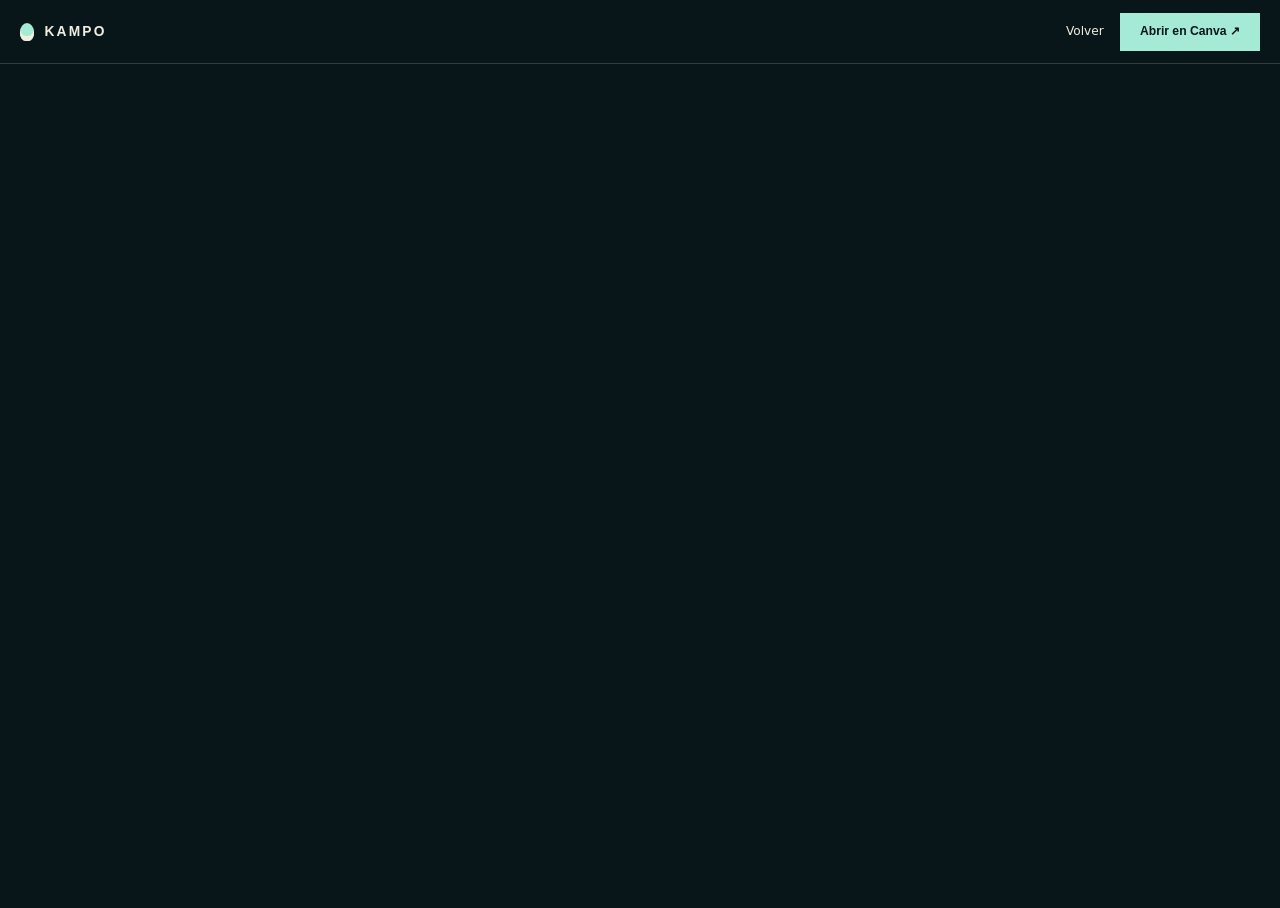
<file: presentation.html>
<!doctype html>
<html lang="es">
<head>
  <meta charset="utf-8">
  <meta name="viewport" content="width=device-width, initial-scale=1">
  <meta name="theme-color" content="#08131c">
  <meta name="description" content="Presentación corporativa completa de KAMPO.">
  <title>KAMPO — Presentación completa</title>
  <link rel="icon" href="assets/favicon.svg" type="image/svg+xml">
  <link rel="stylesheet" href="styles.css">
</head>
<body class="presentation-page">
  <header class="presentation-header">
    <a class="brand" href="index.html" aria-label="Volver al portafolio KAMPO">
      <span class="brand-symbol" aria-hidden="true"></span>
      <span>KAMPO</span>
    </a>
    <div class="presentation-actions">
      <a href="index.html">Volver</a>
      <a class="button compact" href="https://www.canva.com/d/0xo0ov3JvkWvNuM" target="_blank" rel="noreferrer">Abrir en Canva ↗</a>
    </div>
  </header>
  <main class="fullscreen-deck">
    <iframe
      title="Presentación corporativa completa de KAMPO"
      src="https://www.canva.com/design/DAHTCPQ8070/view?embed"
      allowfullscreen="allowfullscreen"
      allow="fullscreen">
    </iframe>
  </main>
</body>
</html>
</file>
<file: styles.css>
:root{
  --ink:#08161a;--ink-2:#10282a;--jade:#285d50;--jade-2:#3d7767;--mint:#a4ead5;
  --cream:#f1eddf;--paper:#fffdf7;--gold:#c9b27a;--line:rgba(8,22,26,.17);
  --line-light:rgba(241,237,223,.18);--muted:rgba(8,22,26,.62);--muted-light:rgba(241,237,223,.65);
  --max:1380px;
}
*{box-sizing:border-box}html{scroll-behavior:smooth}body{margin:0;background:var(--cream);color:var(--ink);font-family:"DM Sans",system-ui,sans-serif;line-height:1.55;text-rendering:optimizeLegibility}a{color:inherit}img,svg{max-width:100%}.sr-only{position:absolute;width:1px;height:1px;overflow:hidden;clip:rect(0,0,0,0)}.skip-link{position:fixed;top:-5rem;left:1rem;z-index:100;padding:.8rem 1rem;background:var(--mint)}.skip-link:focus{top:1rem}.kicker{margin:0;font:600 .67rem/1.3 "Manrope",sans-serif;letter-spacing:.18em;text-transform:uppercase}.button{min-height:50px;padding:0 1.2rem;display:inline-flex;align-items:center;justify-content:center;border:1px solid currentColor;text-decoration:none;font:600 .76rem/1 "Manrope",sans-serif;transition:background .2s,color .2s,border .2s}.button.dark{background:var(--ink);border-color:var(--ink);color:var(--cream)}.button.dark:hover{background:var(--jade);border-color:var(--jade)}.button.light{background:var(--cream);border-color:var(--cream);color:var(--ink)}.button.light:hover{background:var(--mint);border-color:var(--mint)}.arrow-link{display:inline-flex;align-items:center;gap:.9rem;padding-bottom:.28rem;border-bottom:1px solid currentColor;text-decoration:none;font-weight:600;font-size:.8rem}.arrow-link span{transition:transform .2s}.arrow-link:hover span{transform:translate(3px,-2px)}
.site-header,footer{width:min(calc(100% - 64px),var(--max));margin:0 auto;display:flex;align-items:center;justify-content:space-between}.site-header{height:86px;border-bottom:1px solid var(--line);position:relative;z-index:10}.brand{display:inline-flex;align-items:center;gap:.65rem;color:var(--ink);font:700 .86rem/1 "Manrope",sans-serif;letter-spacing:.16em;text-decoration:none}.brand-symbol{width:14px;height:18px;background:var(--jade);border-radius:50% 50% 42% 42%;box-shadow:inset 0 -5px 0 var(--ink)}nav{display:flex;align-items:center;gap:2.1rem}nav a{font-size:.8rem;text-decoration:none}.nav-cta{padding:.65rem .9rem;border:1px solid var(--line);border-radius:999px}.nav-cta:hover{background:var(--ink);color:var(--cream)}
.hero{width:min(calc(100% - 64px),var(--max));min-height:calc(100vh - 86px);margin:0 auto;padding:8vh 0 2.8rem;display:grid;grid-template-columns:1.08fr .92fr;gap:6vw;align-items:center}.hero-copy h1{max-width:860px;margin:1.4rem 0 2rem;font:600 clamp(4rem,7.8vw,7.7rem)/.9 "Manrope",sans-serif;letter-spacing:-.066em}.hero-copy h1 span{color:var(--jade)}.hero-lead{max-width:700px;margin:0;color:var(--muted);font-size:clamp(1rem,1.6vw,1.24rem)}.hero-actions{display:flex;align-items:center;gap:1.6rem;margin-top:2.6rem}.hero-instrument{position:relative;aspect-ratio:1/1;background:var(--ink);color:var(--cream);overflow:hidden;box-shadow:0 35px 90px rgba(8,22,26,.18)}.hero-instrument:before{content:"";position:absolute;inset:0;background-image:linear-gradient(rgba(164,234,213,.06) 1px,transparent 1px),linear-gradient(90deg,rgba(164,234,213,.06) 1px,transparent 1px);background-size:44px 44px}.instrument-head{position:absolute;z-index:2;top:1.2rem;left:1.2rem;right:1.2rem;display:flex;justify-content:space-between;color:var(--muted-light);font:600 .55rem/1 "Manrope",sans-serif;letter-spacing:.13em}.instrument-core{position:absolute;left:50%;top:50%;z-index:2;width:25%;aspect-ratio:1;transform:translate(-50%,-50%);display:flex;flex-direction:column;align-items:center;justify-content:center;border:1px solid rgba(164,234,213,.55);border-radius:50%;background:radial-gradient(circle at 35% 25%,#43816f,var(--ink-2) 72%)}.instrument-core span{font:600 3.3rem/1 "Manrope";color:var(--mint)}.instrument-core small{font-size:.48rem;letter-spacing:.14em;color:var(--muted-light)}.instrument-item{position:absolute;z-index:2;width:28%;padding:.72rem 0;border-top:1px solid rgba(164,234,213,.4)}.instrument-item b{color:var(--mint);font-size:.55rem}.instrument-item span{display:block;margin:.3rem 0;font:600 .68rem/1 "Manrope";letter-spacing:.1em}.instrument-item small{color:var(--muted-light);font-size:.58rem}.item-a{left:7%;top:18%}.item-b{right:7%;top:18%}.item-c{left:7%;bottom:16%}.item-d{right:7%;bottom:16%}.hero-instrument>svg{position:absolute;inset:5%;width:90%;height:90%;fill:none;stroke:rgba(164,234,213,.13);stroke-width:1}.hero-facts{grid-column:1/-1;margin:2rem 0 0;padding-top:1.3rem;border-top:1px solid var(--line);display:grid;grid-template-columns:repeat(3,1fr)}.hero-facts div{display:grid;gap:.25rem}.hero-facts dt{color:var(--muted);font-size:.66rem}.hero-facts dd{margin:0;font-size:.8rem;font-weight:600}
.statement{padding:7rem max(32px,calc((100vw - var(--max))/2));background:var(--ink);color:var(--cream)}.statement p{margin:0;font:500 clamp(2.7rem,6vw,6.2rem)/1.02 "Manrope";letter-spacing:-.055em}.statement p:last-child{color:var(--mint)}
.selected-work,.repo-section,.approach,.capabilities,.company,.principles,.deck-section,.faq,.contact,.case-hero,.case-section{padding:8rem max(32px,calc((100vw - var(--max))/2))}.selected-work{background:var(--paper)}.section-head{display:flex;justify-content:space-between;align-items:center;margin-bottom:4rem;padding-bottom:1rem;border-bottom:1px solid var(--line)}.section-head>p:last-child{margin:0;color:var(--muted);font-size:.76rem}.featured-project{display:grid;grid-template-columns:.88fr 1.12fr;gap:6rem;align-items:center}.project-index{color:var(--muted);font-size:.63rem;letter-spacing:.1em}.project-copy h2{margin:1rem 0 2rem;font:600 clamp(4.2rem,7vw,7rem)/.84 "Manrope";letter-spacing:-.06em}.project-lead{max-width:570px;font-size:1.45rem;line-height:1.35}.project-copy>p:not(.project-index,.project-lead){max-width:590px;color:var(--muted)}.project-meta{margin:2rem 0 2.5rem;border-top:1px solid var(--line)}.project-meta div{display:grid;grid-template-columns:90px 1fr;gap:1rem;padding:.72rem 0;border-bottom:1px solid var(--line)}.project-meta span{color:var(--muted);font-size:.65rem}.project-meta strong{font-size:.7rem}.system-visual{aspect-ratio:1/1;position:relative;overflow:hidden;background:var(--ink-2);color:var(--cream)}.system-visual:before{content:"";position:absolute;inset:0;background-image:linear-gradient(rgba(164,234,213,.055) 1px,transparent 1px),linear-gradient(90deg,rgba(164,234,213,.055) 1px,transparent 1px);background-size:40px 40px}.system-status{position:absolute;top:1.4rem;left:1.4rem;display:flex;align-items:center;gap:.6rem;font:600 .54rem/1 "Manrope";letter-spacing:.13em;color:var(--muted-light)}.system-status span{width:7px;height:7px;border-radius:50%;background:var(--mint);box-shadow:0 0 14px var(--mint)}.flow-core{position:absolute;left:50%;top:50%;z-index:2;width:150px;height:150px;transform:translate(-50%,-50%);border:1px solid rgba(164,234,213,.55);border-radius:50%;display:flex;flex-direction:column;align-items:center;justify-content:center;background:radial-gradient(circle at 38% 30%,#3b766b,var(--ink-2) 70%)}.flow-core span{font:600 3rem/1 "Manrope";color:var(--mint)}.flow-core small{font-size:.5rem;letter-spacing:.16em;color:var(--muted-light)}.flow-node{position:absolute;z-index:2;width:145px;padding:.8rem;border-top:1px solid rgba(164,234,213,.45)}.flow-node small{display:block;color:var(--mint);font-size:.53rem}.flow-node strong{display:block;margin:.3rem 0;font:600 .67rem/1 "Manrope";letter-spacing:.1em}.flow-node span{font-size:.59rem;color:var(--muted-light)}.node-input{left:8%;top:18%}.node-intent{right:8%;top:18%}.node-policy{left:8%;bottom:17%}.node-action{right:8%;bottom:17%}.flow-lines{position:absolute;inset:0;width:100%;height:100%;z-index:1}.flow-lines path{fill:none;stroke:rgba(164,234,213,.28);stroke-width:1.2;stroke-dasharray:5 7}.evidence-strip{margin-top:6rem;display:grid;grid-template-columns:repeat(4,1fr);border-top:1px solid var(--line);border-bottom:1px solid var(--line)}.evidence-strip>div{min-height:190px;padding:1.4rem 1.4rem 1.4rem 0;border-right:1px solid var(--line)}.evidence-strip>div+div{padding-left:1.4rem}.evidence-strip>div:last-child{border-right:0}.evidence-strip span{color:var(--jade);font-size:.62rem}.evidence-strip strong{display:block;margin:4rem 0 .5rem;font:600 1rem/1.2 "Manrope"}.evidence-strip p{margin:0;color:var(--muted);font-size:.76rem}
.repo-section{background:var(--cream)}.repo-intro{display:grid;grid-template-columns:1.2fr .8fr;gap:5rem;align-items:end;margin-bottom:5rem}.repo-intro h2{max-width:850px;margin:0;font:600 clamp(3rem,5.7vw,5.6rem)/.96 "Manrope";letter-spacing:-.055em}.repo-intro p{max-width:510px;margin:0;color:var(--muted);font-size:1rem}.repo-row{min-height:120px;display:grid;grid-template-columns:70px 1fr 160px 28px;align-items:center;gap:1rem;border-top:1px solid var(--line);text-decoration:none;transition:padding .22s,background .22s}.repo-row:last-child{border-bottom:1px solid var(--line)}.repo-row:hover{padding:0 1rem;background:rgba(164,234,213,.25)}.repo-number{color:var(--muted);font-size:.65rem}.repo-row strong{display:block;font:600 clamp(1.25rem,2.3vw,2rem)/1.1 "Manrope";letter-spacing:-.025em}.repo-row small{display:block;margin-top:.35rem;color:var(--muted);font-size:.75rem}.repo-state{width:max-content;padding:.42rem .6rem;border:1px solid var(--line);border-radius:999px;color:var(--muted);font-size:.55rem;letter-spacing:.09em}
.approach{background:var(--ink);color:var(--cream);display:grid;grid-template-columns:.84fr 1.16fr;gap:7rem}.approach-heading h2{margin:1.5rem 0 2rem;font:600 clamp(3rem,5vw,5.2rem)/.98 "Manrope";letter-spacing:-.055em}.approach-heading>p:last-child{max-width:530px;color:var(--muted-light)}.process-list{margin:0;padding:0;list-style:none;border-top:1px solid var(--line-light)}.process-list li{min-height:126px;display:grid;grid-template-columns:50px 1fr;gap:1rem;align-items:center;border-bottom:1px solid var(--line-light)}.process-list li>span{color:var(--mint);font-size:.58rem}.process-list h3{margin:0 0 .35rem;font:600 1.4rem/1 "Manrope"}.process-list p{margin:0;color:var(--muted-light);font-size:.8rem}
.capabilities{background:var(--jade);color:var(--cream)}.capabilities-intro{display:grid;grid-template-columns:.6fr 1.4fr;gap:4rem;margin-bottom:5rem}.capabilities-intro h2{max-width:970px;margin:0;font:600 clamp(3rem,5.7vw,5.5rem)/.98 "Manrope";letter-spacing:-.055em}.capability-grid{display:grid;grid-template-columns:repeat(4,1fr);border-top:1px solid var(--line-light)}.capability-grid article{min-height:350px;padding:1.4rem 1.4rem 1.4rem 0;display:flex;flex-direction:column;border-right:1px solid var(--line-light)}.capability-grid article+article{padding-left:1.4rem}.capability-grid article:last-child{border-right:0}.capability-grid article>span{color:var(--mint);font-size:.62rem}.capability-grid h3{margin:auto 0 1rem;font:600 1.35rem/1.1 "Manrope"}.capability-grid p{margin:0 0 1rem;color:var(--muted-light);font-size:.82rem}.capability-grid small{color:var(--mint);font-size:.61rem}
.company{background:var(--paper);display:grid;grid-template-columns:.86fr 1.14fr;gap:7rem}.company-statement h2{margin:1.5rem 0 2rem;font:600 clamp(3rem,5vw,5rem)/.98 "Manrope";letter-spacing:-.055em}.company-statement>p:not(.kicker){max-width:570px;color:var(--muted)}.company-statement blockquote{max-width:560px;margin:3rem 0 0;padding:1.4rem 0;border-top:1px solid var(--line);border-bottom:1px solid var(--line);font:500 1.15rem/1.5 "Manrope"}.practice-list{display:grid;grid-template-columns:1fr 1fr;align-content:start}.practice-list>div{min-height:145px;padding:1.2rem 1.2rem 1.2rem 0;border-top:1px solid var(--line)}.practice-list>div:nth-child(even){padding-left:1.2rem;border-left:1px solid var(--line)}.practice-list span{color:var(--jade);font-size:.58rem}.practice-list strong{display:block;margin:2.2rem 0 .4rem;font:600 .85rem/1.2 "Manrope"}.practice-list small{color:var(--muted);font-size:.67rem}
.principles{background:var(--cream)}.principles>h2{max-width:1100px;margin:0 0 5rem;font:600 clamp(3rem,5.6vw,5.5rem)/.96 "Manrope";letter-spacing:-.055em}.principle-grid{display:grid;grid-template-columns:repeat(3,1fr);border-top:1px solid var(--line)}.principle-grid article{min-height:260px;padding:1.4rem 1.4rem 1.4rem 0;border-right:1px solid var(--line)}.principle-grid article+article{padding-left:1.4rem}.principle-grid article:last-child{border-right:0}.principle-grid span{color:var(--jade);font-size:.64rem}.principle-grid h3{margin:5rem 0 1rem;font:600 1.25rem/1.1 "Manrope"}.principle-grid p{max-width:340px;margin:0;color:var(--muted);font-size:.82rem}
.deck-section{background:var(--ink);color:var(--cream);display:grid;grid-template-columns:.62fr 1.38fr;gap:5rem;align-items:center}.deck-intro h2{margin:1.5rem 0 1rem;font:600 clamp(3rem,5vw,5rem)/.98 "Manrope";letter-spacing:-.055em}.deck-intro>p:not(.kicker){max-width:470px;color:var(--muted-light)}.deck-actions{display:flex;align-items:center;flex-wrap:wrap;gap:1.4rem;margin-top:2.3rem}.deck-browser{border:1px solid var(--line-light);background:#03090d;box-shadow:0 35px 90px rgba(0,0,0,.38)}.browser-bar{height:40px;padding:0 .8rem;display:flex;align-items:center;gap:.4rem;border-bottom:1px solid var(--line-light);color:rgba(241,237,223,.45);font-size:.58rem}.browser-bar i{width:7px;height:7px;border-radius:50%;background:rgba(241,237,223,.28)}.browser-bar span{margin-left:auto}.deck-frame{position:relative;padding-top:56.25%}.deck-frame iframe{position:absolute;inset:0;width:100%;height:100%;border:0}
.faq{background:var(--paper);display:grid;grid-template-columns:.7fr 1.3fr;gap:7rem}.faq h2{margin:1.3rem 0 0;font:600 clamp(3rem,5vw,5rem)/.95 "Manrope";letter-spacing:-.05em}.faq-list{border-top:1px solid var(--line)}details{border-bottom:1px solid var(--line)}summary{min-height:92px;display:flex;align-items:center;justify-content:space-between;gap:2rem;cursor:pointer;list-style:none;font:600 .96rem/1.25 "Manrope"}summary::-webkit-details-marker{display:none}summary span{font-size:1.3rem;font-weight:400}details[open] summary span{transform:rotate(45deg)}details p{max-width:680px;margin:-.5rem 0 1.7rem;color:var(--muted);font-size:.84rem}
.contact{background:var(--mint);min-height:640px;display:flex;flex-direction:column;justify-content:center}.contact h2{max-width:1200px;margin:1.6rem 0 2rem;font:600 clamp(3.2rem,6.5vw,6.6rem)/.94 "Manrope";letter-spacing:-.06em}.contact-note{max-width:720px;margin:0 0 3.5rem;color:var(--muted)}.contact-link{display:flex;justify-content:space-between;align-items:center;padding:1.1rem 0;border-top:1px solid var(--line);border-bottom:1px solid var(--line);font-weight:600;text-decoration:none}footer{min-height:120px}footer>span{font-size:.74rem;color:var(--muted)}
/* Case study */
.case-header{background:var(--ink);color:var(--cream)}.case-header .site-header{border-color:var(--line-light)}.case-header .brand{color:var(--cream)}.case-header .brand-symbol{background:var(--mint);box-shadow:inset 0 -5px 0 var(--cream)}.case-header nav a{color:var(--cream)}.case-hero{background:var(--ink);color:var(--cream);min-height:720px;display:flex;flex-direction:column;justify-content:center}.case-hero h1{max-width:1100px;margin:1.5rem 0 2.5rem;font:600 clamp(4.5rem,9vw,9rem)/.86 "Manrope";letter-spacing:-.07em}.case-hero h1 span{color:var(--mint)}.case-lead{max-width:820px;color:var(--muted-light);font-size:1.25rem}.case-facts{margin-top:5rem;display:grid;grid-template-columns:repeat(4,1fr);border-top:1px solid var(--line-light)}.case-facts div{padding:1.2rem 1rem 0 0}.case-facts dt{color:var(--muted-light);font-size:.62rem}.case-facts dd{margin:.4rem 0 0;font-size:.78rem;font-weight:600}.case-section{background:var(--paper)}.case-section.alt{background:var(--cream)}.case-two-col{display:grid;grid-template-columns:.7fr 1.3fr;gap:7rem}.case-two-col h2,.case-section>h2{margin:0;font:600 clamp(2.8rem,5vw,5rem)/.98 "Manrope";letter-spacing:-.05em}.case-prose{max-width:760px}.case-prose>p:first-child{font-size:1.35rem;color:var(--ink)}.case-prose p{color:var(--muted)}.case-prose h3{margin:3rem 0 1rem;font:600 1.35rem/1.2 "Manrope"}.case-prose ul{padding-left:1.2rem;color:var(--muted)}.architecture{margin-top:5rem;display:grid;grid-template-columns:repeat(5,1fr);border:1px solid var(--line)}.architecture>div{min-height:190px;padding:1.2rem;border-right:1px solid var(--line)}.architecture>div:last-child{border-right:0}.architecture span{color:var(--jade);font-size:.58rem}.architecture strong{display:block;margin:4rem 0 .5rem;font:600 .9rem/1.2 "Manrope"}.architecture p{margin:0;color:var(--muted);font-size:.7rem}.risk-table{width:100%;margin-top:4rem;border-collapse:collapse}.risk-table th,.risk-table td{text-align:left;padding:1rem 1rem 1rem 0;border-bottom:1px solid var(--line);font-size:.78rem}.risk-table th{color:var(--muted);font-size:.6rem;letter-spacing:.08em;text-transform:uppercase}.risk-table td:last-child{color:var(--muted)}.case-cta{background:var(--jade);color:var(--cream)}.case-cta .contact-link{border-color:var(--line-light)}
/* Presentation + 404 */
.presentation-page{height:100vh;overflow:hidden;background:var(--ink);color:var(--cream)}.presentation-header{height:64px;padding:0 20px;display:flex;align-items:center;justify-content:space-between;border-bottom:1px solid var(--line-light)}.presentation-page .brand{color:var(--cream)}.presentation-page .brand-symbol{background:var(--mint);box-shadow:inset 0 -5px 0 var(--cream)}.presentation-actions{display:flex;align-items:center;gap:1rem}.presentation-actions>a{font-size:.76rem;text-decoration:none}.presentation-actions .button{min-height:38px;background:var(--mint);border-color:var(--mint);color:var(--ink)}.fullscreen-deck{height:calc(100vh - 64px)}.fullscreen-deck iframe{width:100%;height:100%;border:0}.error-page{min-height:100vh;background:var(--ink);color:var(--cream);display:flex;align-items:center;justify-content:center;padding:2rem}.error-card{max-width:850px}.error-card .code{color:var(--mint);font:600 .7rem/1 "Manrope";letter-spacing:.16em}.error-card h1{margin:1.2rem 0 2rem;font:600 clamp(3.5rem,8vw,8rem)/.9 "Manrope";letter-spacing:-.06em}.error-card p{max-width:600px;color:var(--muted-light);margin-bottom:2.5rem}
@media(max-width:1050px){.hero{grid-template-columns:1fr;gap:4rem;padding-top:6rem}.hero-instrument{max-width:760px;width:100%;justify-self:center}.hero-facts{margin-bottom:2rem}.featured-project,.company,.deck-section,.approach,.faq,.case-two-col{grid-template-columns:1fr;gap:4rem}.system-visual{max-width:760px;width:100%;justify-self:center}.repo-intro,.capabilities-intro{grid-template-columns:1fr;gap:2rem}.capability-grid{grid-template-columns:1fr 1fr}.capability-grid article:nth-child(2){border-right:0}.capability-grid article:nth-child(n+3){border-top:1px solid var(--line-light)}.architecture{grid-template-columns:1fr 1fr}.architecture>div{border-bottom:1px solid var(--line)}.architecture>div:nth-child(even){border-right:0}.architecture>div:last-child{border-bottom:0}}
@media(max-width:680px){.site-header,footer,.hero{width:min(calc(100% - 32px),var(--max))}.site-header{height:72px}nav a:not(.nav-cta){display:none}.nav-cta{font-size:.7rem}.hero{min-height:auto;padding:5rem 0 2rem}.hero-copy h1{font-size:3.55rem}.hero-actions{align-items:flex-start;flex-direction:column}.hero-instrument{aspect-ratio:4/5}.instrument-core{width:31%}.instrument-item{width:35%}.hero-facts{grid-template-columns:1fr;gap:.8rem}.hero-facts div{grid-template-columns:80px 1fr}.statement,.selected-work,.repo-section,.approach,.capabilities,.company,.principles,.deck-section,.faq,.contact,.case-hero,.case-section{padding:5rem 20px}.statement p{font-size:2.6rem}.section-head{align-items:flex-start;gap:1rem}.featured-project{gap:3rem}.project-copy h2{font-size:4rem}.system-visual{aspect-ratio:4/5}.flow-node{width:110px}.node-input,.node-policy{left:5%}.node-intent,.node-action{right:5%}.flow-core{width:120px;height:120px}.evidence-strip{grid-template-columns:1fr 1fr}.evidence-strip>div:nth-child(2){border-right:0}.evidence-strip>div:nth-child(n+3){border-top:1px solid var(--line)}.evidence-strip strong{margin-top:2rem}.repo-row{grid-template-columns:38px 1fr 24px;min-height:108px}.repo-state{display:none}.capability-grid,.practice-list,.principle-grid{grid-template-columns:1fr}.capability-grid article,.principle-grid article{min-height:230px;border-right:0!important;border-top:1px solid var(--line-light);padding:1.4rem 0!important}.practice-list>div:nth-child(even){padding-left:0;border-left:0}.principle-grid article{border-color:var(--line)!important}.principle-grid h3{margin-top:3rem}.contact h2{font-size:3.2rem}.contact-link{font-size:.72rem;gap:1rem}.case-hero{min-height:650px}.case-hero h1{font-size:4.1rem}.case-facts{grid-template-columns:1fr 1fr}.architecture{grid-template-columns:1fr}.architecture>div{border-right:0}.risk-table{display:block;overflow-x:auto}.presentation-actions>a:not(.button){display:none}footer{align-items:flex-start;flex-direction:column;justify-content:center;gap:.5rem}}
@media(prefers-reduced-motion:reduce){html{scroll-behavior:auto}*{transition:none!important}}
</file>
